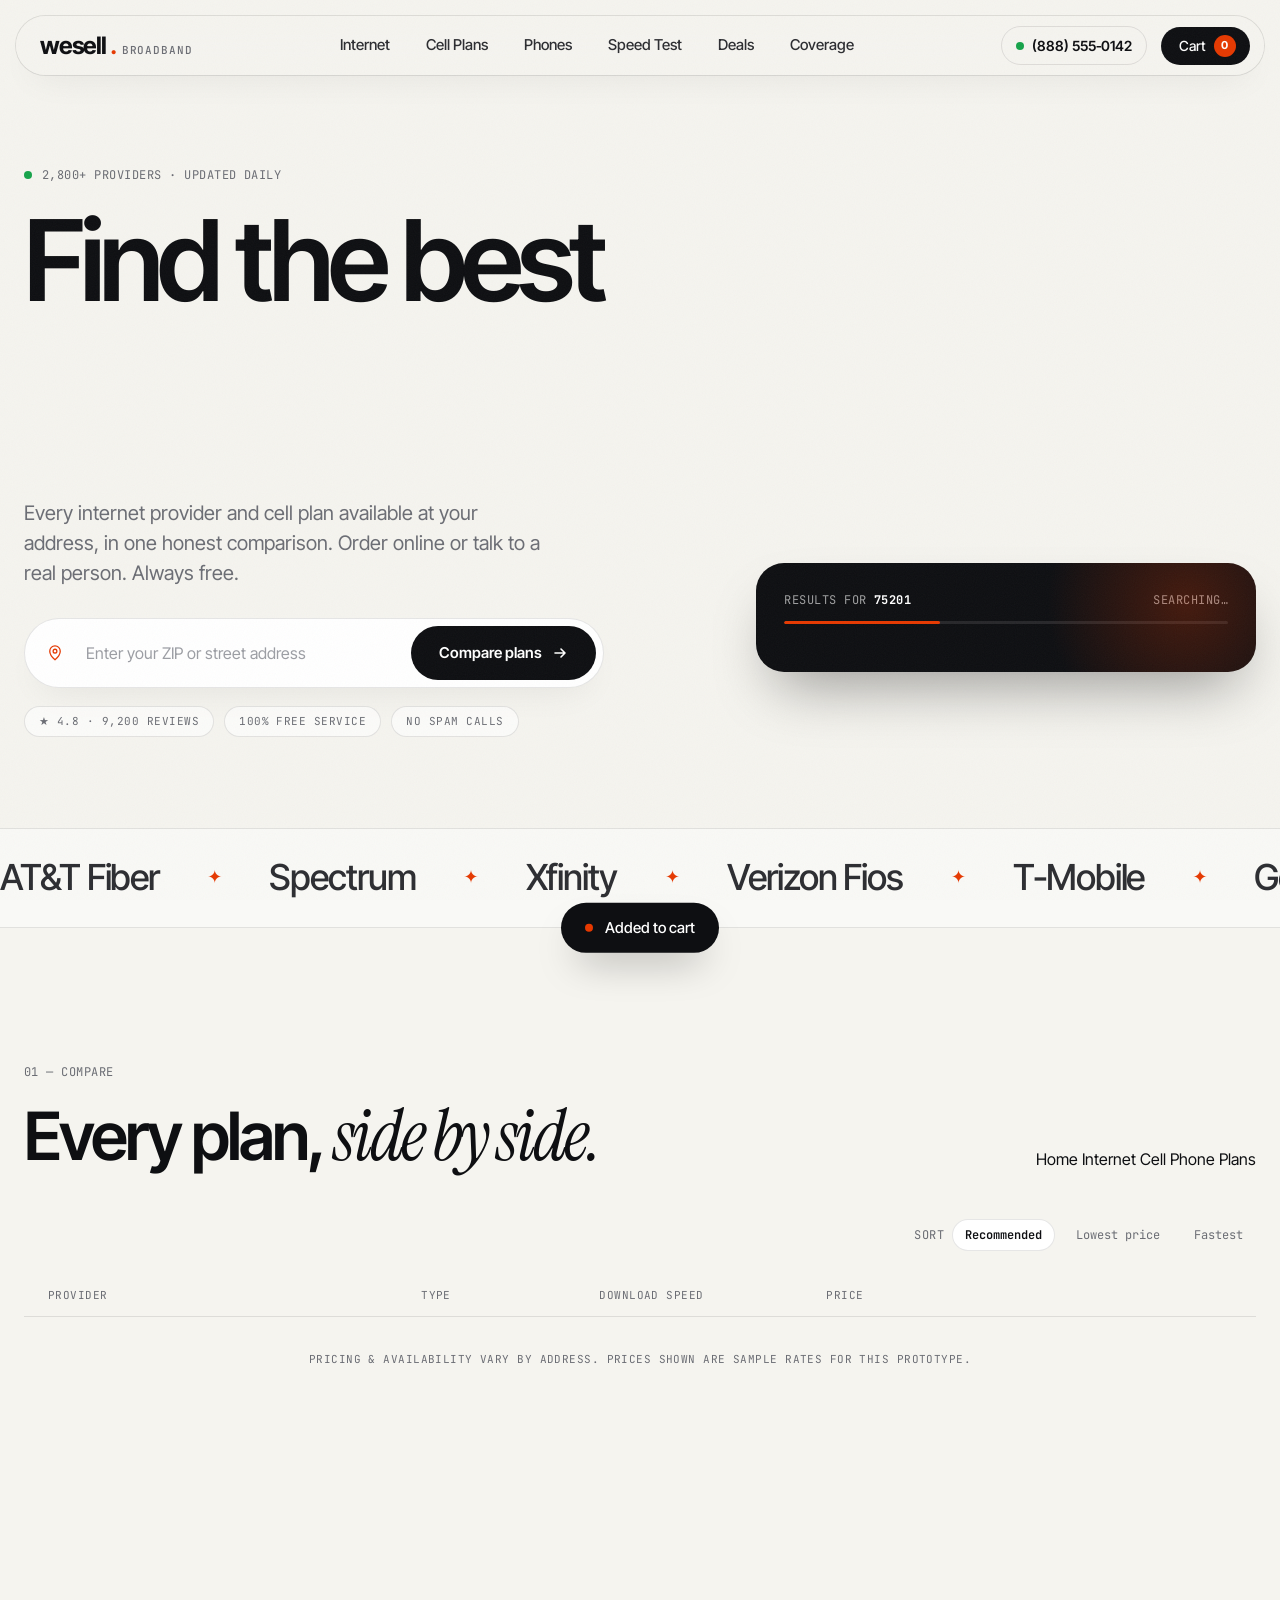
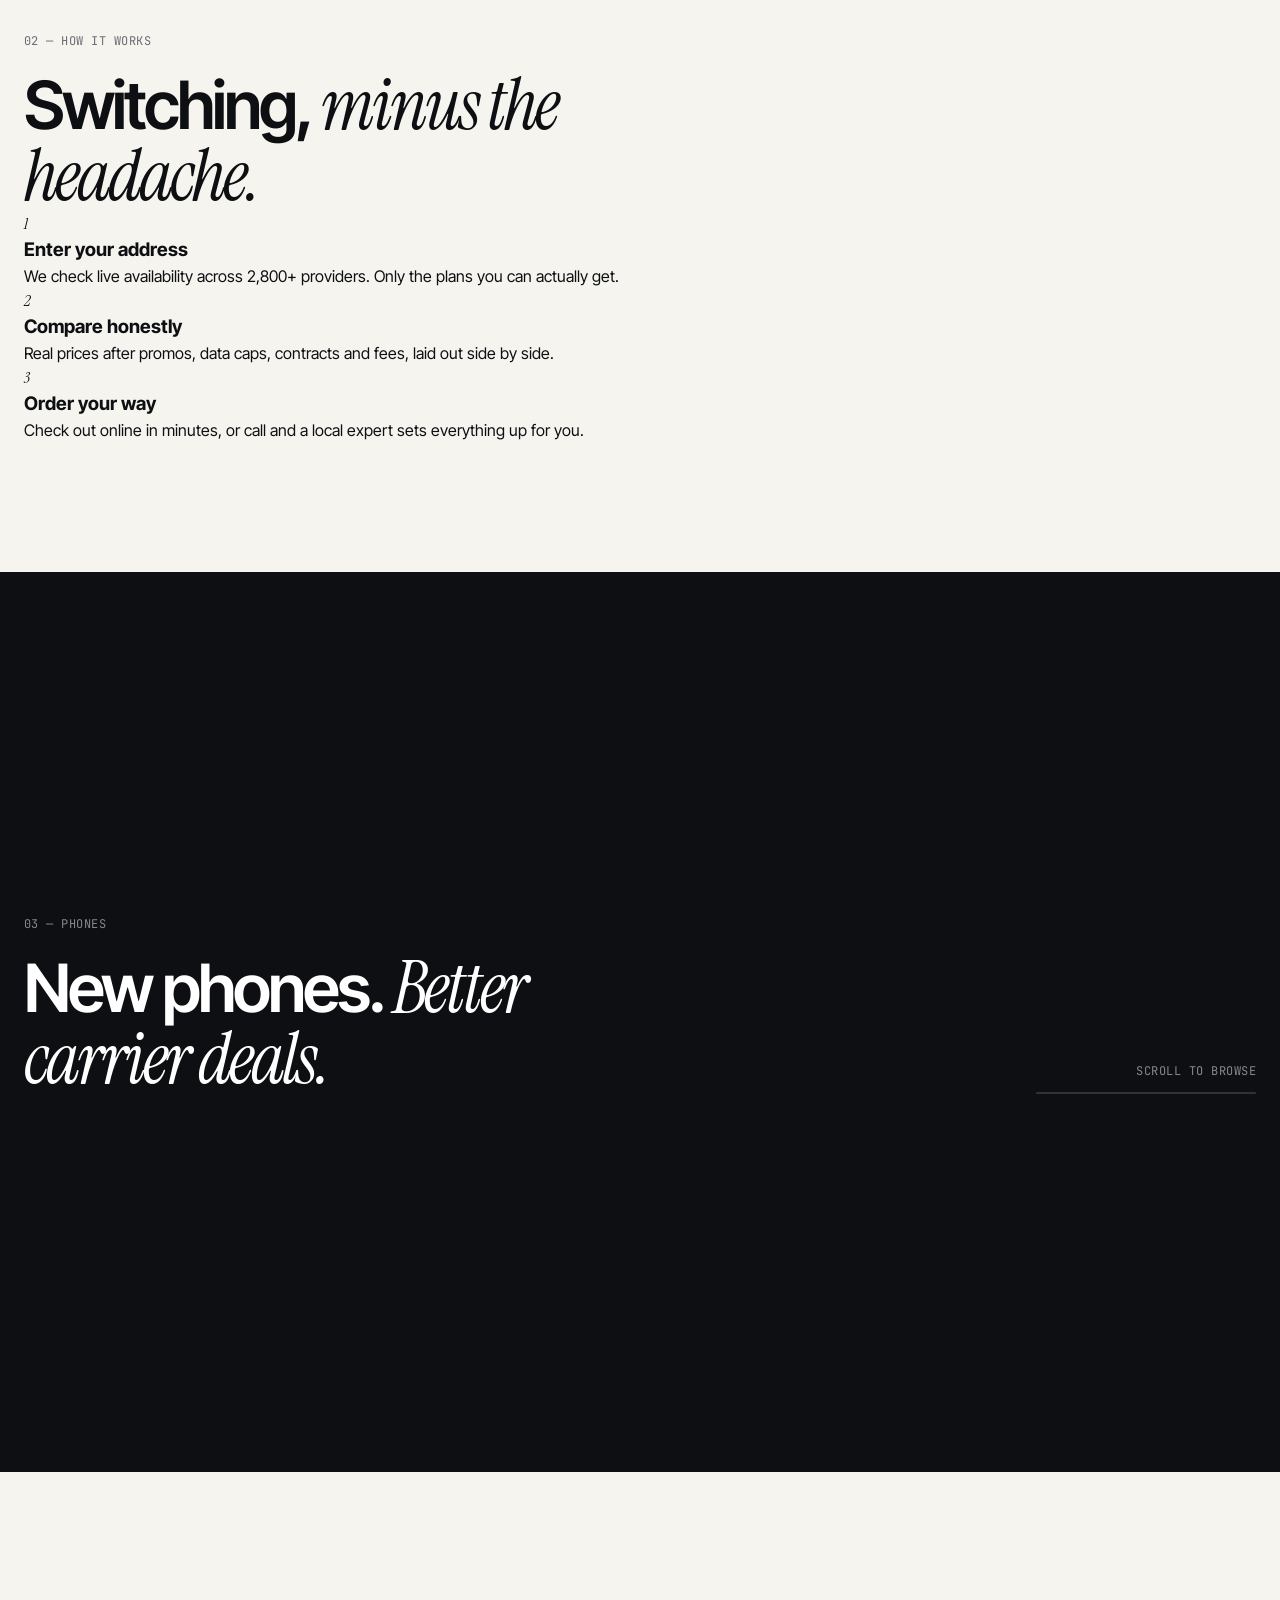
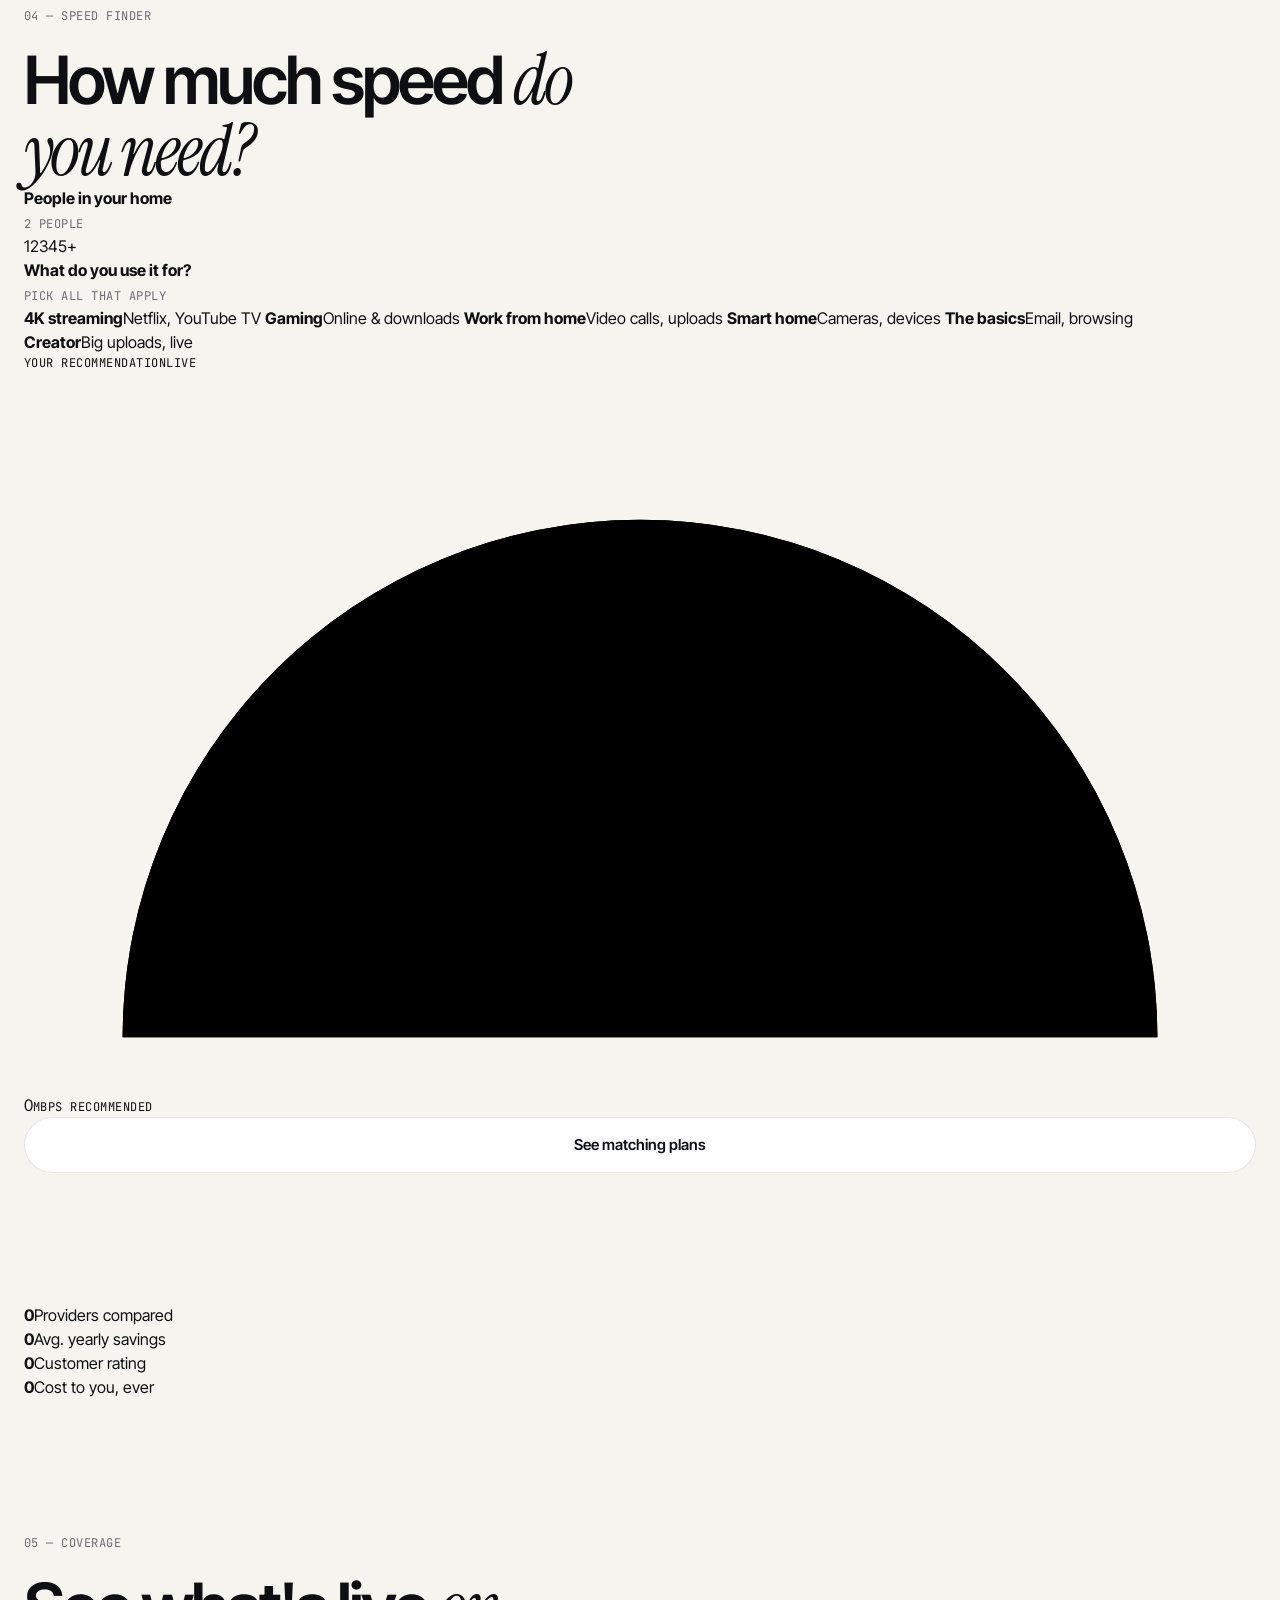
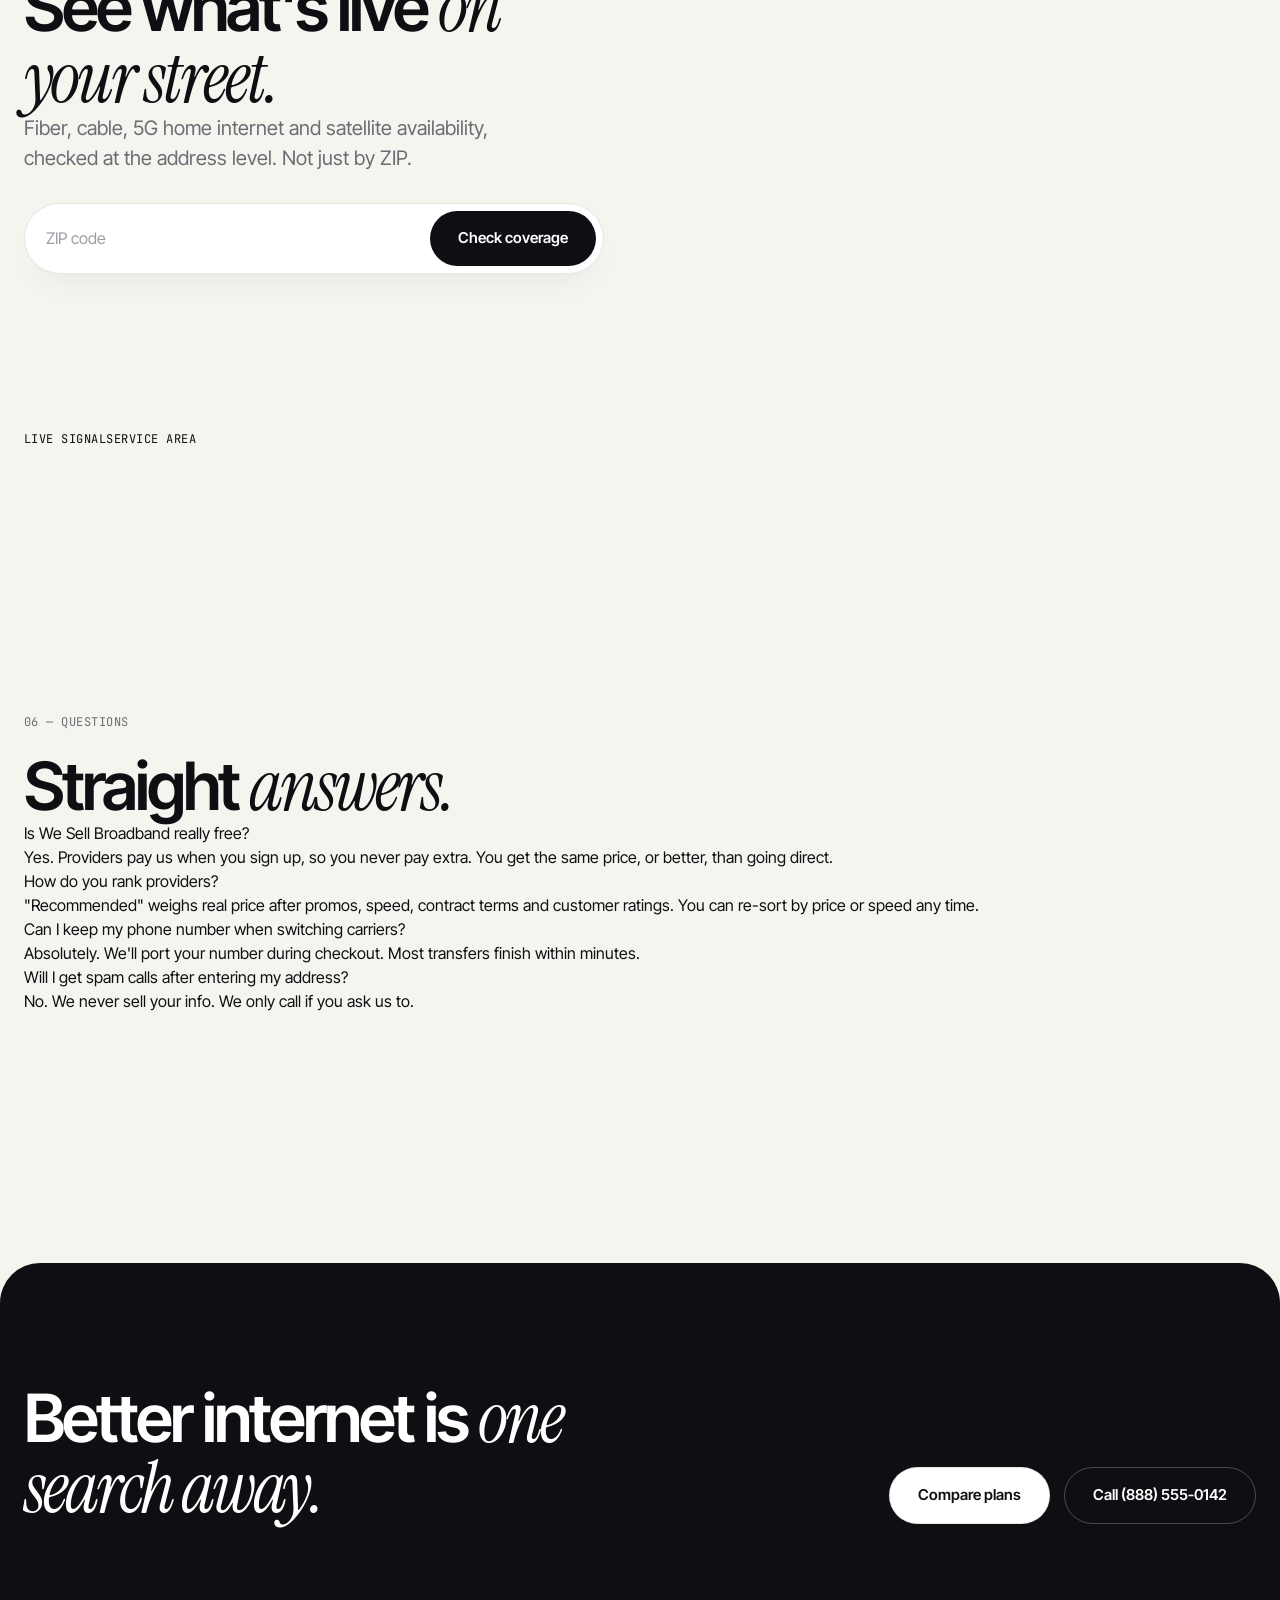
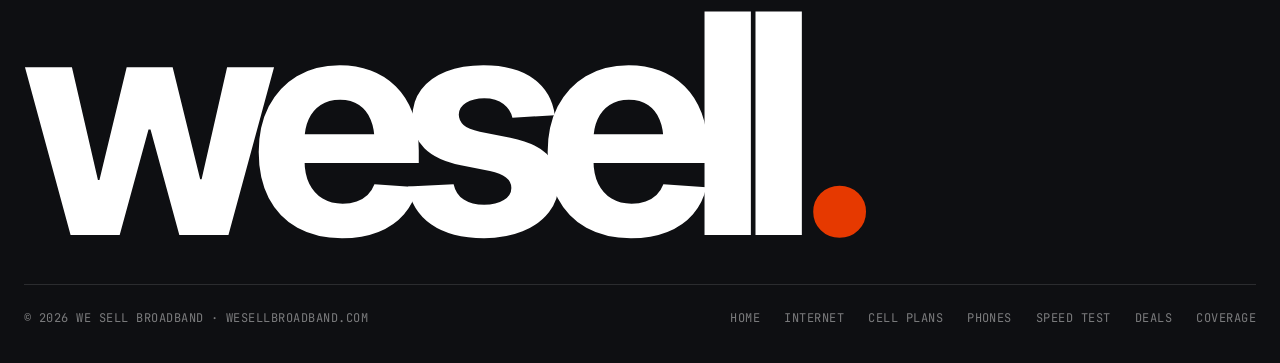
<file: index.html>
<!doctype html>
<html lang="en">
<head>
  <meta charset="utf-8">
  <meta name="viewport" content="width=device-width, initial-scale=1">
  <title>We Sell Broadband — Compare Internet & Cell Phone Plans at Your Address</title>
  <meta name="description" content="Compare every internet provider and cell phone plan available at your address. Fiber, cable, 5G home internet and satellite — order online or by phone, free.">
  <link rel="preconnect" href="https://fonts.googleapis.com">
  <link rel="preconnect" href="https://fonts.gstatic.com" crossorigin>
  <link href="https://fonts.googleapis.com/css2?family=Instrument+Serif:ital@0;1&family=Inter+Tight:wght@400;500;600;700&family=JetBrains+Mono:wght@400;500&display=swap" rel="stylesheet">
  <link rel="stylesheet" href="styles.css">
</head>
<body>
  <div class="cursor" aria-hidden="true"></div>

  <!-- NAV -->
  <header class="nav">
    <a class="logo" href="#top" aria-label="We Sell Broadband home">wesell<span>.</span><small class="mono">broadband</small></a>
    <nav class="nav-links">
      <a href="internet.html">Internet</a>
      <a href="mobile.html">Cell Plans</a>
      <a href="phones.html">Phones</a>
      <a href="speedtest.html">Speed Test</a>
      <a href="deals.html">Deals</a>
      <a href="coverage.html">Coverage</a>
    </nav>
    <div class="nav-actions">
      <a href="tel:+18885550142" class="call-link"><span class="live-dot"></span>(888) 555‑0142</a>
      <a href="cart.html" class="cart-btn" aria-label="Cart"><span>Cart</span> <span class="cart-count">0</span></a>
    </div>
  </header>

  <main>
    <!-- HERO -->
    <section class="hero" id="top">
      <div class="container">
        <p class="eyebrow mono" data-reveal><span class="live-dot"></span>2,800+ providers · updated daily</p>
        <h1 class="hero-title" aria-label="Find the best internet at your address.">
          <span class="line"><span class="w">Find the best</span></span>
          <span class="line"><span class="w"><span class="rotator serif"><span class="rot-sizer" aria-hidden="true">phone deal.</span><span class="rw">internet.</span><span class="rw">fiber deal.</span><span class="rw">5G plan.</span><span class="rw">phone deal.</span></span></span></span>
        </h1>

        <div class="hero-grid">
          <div class="hero-copy">
            <p class="lead" data-reveal style="--d:.3s">Every internet provider and cell plan available at your address, in one honest comparison. Order online or talk to a real person. Always free.</p>
            <form class="address" id="heroForm" data-reveal style="--d:.4s">
              <svg class="pin" width="18" height="18" viewBox="0 0 24 24" fill="none" aria-hidden="true"><path d="M12 21s-7-6.2-7-11.5A7 7 0 0 1 19 9.5C19 14.8 12 21 12 21Z" stroke="currentColor" stroke-width="1.7"/><circle cx="12" cy="9.5" r="2.5" stroke="currentColor" stroke-width="1.7"/></svg>
              <input type="text" placeholder="Enter your ZIP or street address" aria-label="ZIP or address">
              <button class="btn btn-ink magnetic" type="submit"><span>Compare plans</span>
                <svg width="16" height="16" viewBox="0 0 16 16" fill="none"><path d="M3 8h10M9 4l4 4-4 4" stroke="currentColor" stroke-width="1.6" stroke-linecap="round" stroke-linejoin="round"/></svg>
              </button>
            </form>
            <div class="hero-proof mono" data-reveal style="--d:.5s">
              <span>★ 4.8 · 9,200 reviews</span><span>100% free service</span><span>No spam calls</span>
            </div>
          </div>

          <!-- animated live results preview -->
          <div class="results-card" data-reveal style="--d:.35s">
            <div class="rc-head mono"><span>Results for <b id="rcZip">75201</b></span><span id="rcCount">Searching…</span></div>
            <div class="rc-bar"><i></i></div>
            <div class="rc-list" id="rcList"></div>
          </div>
        </div>
      </div>
    </section>

    <!-- PROVIDER MARQUEE -->
    <div class="marquee" aria-label="Providers we compare">
      <div class="marquee-track">
        <span>AT&amp;T Fiber</span><span>Spectrum</span><span>Xfinity</span><span>Verizon Fios</span><span>T‑Mobile</span><span>Google Fiber</span><span>Starlink</span><span>Frontier</span><span>Cox</span><span>Visible</span><span>Mint Mobile</span>
        <span>AT&amp;T Fiber</span><span>Spectrum</span><span>Xfinity</span><span>Verizon Fios</span><span>T‑Mobile</span><span>Google Fiber</span><span>Starlink</span><span>Frontier</span><span>Cox</span><span>Visible</span><span>Mint Mobile</span>
      </div>
    </div>

    <!-- COMPARE -->
    <section class="section" id="compare">
      <div class="container">
        <div class="section-head">
          <div>
            <p class="eyebrow mono">01 — Compare</p>
            <h2 class="h2" data-reveal>Every plan, <span class="serif">side by side.</span></h2>
          </div>
          <div class="tabs" role="tablist">
            <span class="tab-indicator"></span>
            <button class="tab is-active" role="tab" data-tab="internet">Home Internet</button>
            <button class="tab" role="tab" data-tab="mobile">Cell Phone Plans</button>
          </div>
        </div>

        <div class="compare-tools">
          <div class="chips" id="chips"></div>
          <div class="sort mono">
            <span>Sort</span>
            <button class="on" data-sort="rec">Recommended</button>
            <button data-sort="price">Lowest price</button>
            <button data-sort="metric">Fastest</button>
          </div>
        </div>
        <div class="rows-head mono"><span>Provider</span><span>Type</span><span id="metricHead">Download speed</span><span>Price</span><span></span></div>
        <div class="rows" id="rows"></div>
        <p class="fine mono">Pricing & availability vary by address. Prices shown are sample rates for this prototype.</p>
      </div>
    </section>

    <!-- HOW IT WORKS -->
    <section class="section how" id="how">
      <div class="container">
        <p class="eyebrow mono">02 — How it works</p>
        <h2 class="h2" data-reveal>Switching, <span class="serif">minus the headache.</span></h2>
        <div class="steps-line"><i id="stepsLine"></i></div>
        <div class="steps">
          <div class="step-card" data-reveal><span class="step-num serif">1</span><h3>Enter your address</h3><p>We check live availability across 2,800+ providers. Only the plans you can actually get.</p></div>
          <div class="step-card" data-reveal style="--d:.1s"><span class="step-num serif">2</span><h3>Compare honestly</h3><p>Real prices after promos, data caps, contracts and fees, laid out side by side.</p></div>
          <div class="step-card" data-reveal style="--d:.2s"><span class="step-num serif">3</span><h3>Order your way</h3><p>Check out online in minutes, or call and a local expert sets everything up for you.</p></div>
        </div>
      </div>
    </section>

    <!-- PHONES (horizontal scroll) -->
    <section class="phones" id="phones">
      <div class="phones-sticky">
        <div class="container phones-head">
          <div>
            <p class="eyebrow mono">03 — Phones</p>
            <h2 class="h2">New phones. <span class="serif">Better carrier deals.</span></h2>
          </div>
          <div class="phones-meta">
            <span class="mono">Scroll to browse</span>
            <div class="progress"><span id="phonesProgress"></span></div>
          </div>
        </div>
        <div class="phones-track" id="phonesTrack"></div>
      </div>
    </section>

    <!-- SPEED FINDER -->
    <section class="section" id="finder">
      <div class="container finder-grid">
        <div>
          <p class="eyebrow mono">04 — Speed finder</p>
          <h2 class="h2" data-reveal>How much speed <span class="serif">do you need?</span></h2>

          <div class="step" data-reveal>
            <div class="step-label"><h4>People in your home</h4><span class="mono muted" id="peopleLabel">2 people</span></div>
            <div class="seg">
              <span class="seg-thumb"></span>
              <button data-people="1">1</button><button data-people="2">2</button><button data-people="3">3</button><button data-people="4">4</button><button data-people="5">5+</button>
            </div>
          </div>

          <div class="step" data-reveal>
            <div class="step-label"><h4>What do you use it for?</h4><span class="mono muted">Pick all that apply</span></div>
            <div class="choice-grid">
              <button class="choice" data-use="stream"><b>4K streaming</b><span>Netflix, YouTube TV</span></button>
              <button class="choice" data-use="game"><b>Gaming</b><span>Online & downloads</span></button>
              <button class="choice" data-use="wfh"><b>Work from home</b><span>Video calls, uploads</span></button>
              <button class="choice" data-use="smart"><b>Smart home</b><span>Cameras, devices</span></button>
              <button class="choice" data-use="basic"><b>The basics</b><span>Email, browsing</span></button>
              <button class="choice" data-use="creator"><b>Creator</b><span>Big uploads, live</span></button>
            </div>
          </div>
        </div>

        <aside class="summary" data-reveal>
          <div class="sum-head mono"><span>Your recommendation</span><span>Live</span></div>
          <div class="gauge">
            <svg viewBox="0 0 200 116" aria-hidden="true">
              <path class="gauge-track" d="M16 108 A84 84 0 0 1 184 108" pathLength="100"/>
              <path class="gauge-fill" d="M16 108 A84 84 0 0 1 184 108" pathLength="100"/>
            </svg>
            <div class="gauge-value"><span id="recNum">0</span><small class="mono">Mbps recommended</small></div>
          </div>
          <div class="sum-rows" id="recRows"></div>
          <button class="btn btn-light full" id="seeMatches"><span>See matching plans</span></button>
        </aside>
      </div>
    </section>

    <!-- STATS -->
    <section class="container stats">
      <div class="stat" data-reveal><b data-count="2800" data-suffix="+">0</b><span>Providers compared</span></div>
      <div class="stat" data-reveal style="--d:.08s"><b data-count="312" data-prefix="$">0</b><span>Avg. yearly savings</span></div>
      <div class="stat" data-reveal style="--d:.16s"><b data-count="4.8" data-dec="1" data-suffix="★">0</b><span>Customer rating</span></div>
      <div class="stat" data-reveal style="--d:.24s"><b data-count="0" data-prefix="$">0</b><span>Cost to you, ever</span></div>
    </section>

    <!-- COVERAGE -->
    <section class="section" id="coverage">
      <div class="container coverage-grid">
        <div>
          <p class="eyebrow mono">05 — Coverage</p>
          <h2 class="h2" data-reveal>See what's live <span class="serif">on your street.</span></h2>
          <p class="lead" data-reveal>Fiber, cable, 5G home internet and satellite availability, checked at the address level. Not just by ZIP.</p>
          <form class="address" id="zipForm" data-reveal>
            <input type="text" inputmode="numeric" placeholder="ZIP code" aria-label="ZIP code" maxlength="10">
            <button class="btn btn-ink magnetic" type="submit"><span>Check coverage</span></button>
          </form>
          <p class="form-result" id="zipResult" aria-live="polite"></p>
        </div>
        <div class="map" data-reveal>
          <canvas id="mapCanvas"></canvas>
          <div class="map-legend mono"><span><i></i>Live signal</span><span><i class="ink"></i>Service area</span></div>
        </div>
      </div>
    </section>

    <!-- FAQ -->
    <section class="section faq">
      <div class="container faq-grid">
        <div>
          <p class="eyebrow mono">06 — Questions</p>
          <h2 class="h2" data-reveal>Straight <span class="serif">answers.</span></h2>
        </div>
        <div class="faq-list">
          <div class="faq-item"><button class="faq-q">Is We Sell Broadband really free?<i></i></button><div class="faq-a"><div><p>Yes. Providers pay us when you sign up, so you never pay extra. You get the same price, or better, than going direct.</p></div></div></div>
          <div class="faq-item"><button class="faq-q">How do you rank providers?<i></i></button><div class="faq-a"><div><p>"Recommended" weighs real price after promos, speed, contract terms and customer ratings. You can re-sort by price or speed any time.</p></div></div></div>
          <div class="faq-item"><button class="faq-q">Can I keep my phone number when switching carriers?<i></i></button><div class="faq-a"><div><p>Absolutely. We'll port your number during checkout. Most transfers finish within minutes.</p></div></div></div>
          <div class="faq-item"><button class="faq-q">Will I get spam calls after entering my address?<i></i></button><div class="faq-a"><div><p>No. We never sell your info. We only call if you ask us to.</p></div></div></div>
        </div>
      </div>
    </section>
  </main>

  <!-- CTA / FOOTER -->
  <footer class="cta">
    <div class="container">
      <div class="cta-row">
        <h2 class="h2" data-reveal>Better internet is <span class="serif">one search away.</span></h2>
        <div class="cta-actions">
          <a href="#top" class="btn btn-light magnetic"><span>Compare plans</span></a>
          <a href="tel:+18885550142" class="btn btn-ghost"><span>Call (888) 555‑0142</span></a>
        </div>
      </div>
      <div class="wordmark" aria-hidden="true"><span style="--i:0">w</span><span style="--i:1">e</span><span style="--i:2">s</span><span style="--i:3">e</span><span style="--i:4">l</span><span style="--i:5">l</span><span class="dot" style="--i:6">.</span></div>
      <div class="footer-row mono">
        <span>© 2026 We Sell Broadband · wesellbroadband.com</span>
        <nav>
          <a href="index.html">Home</a>
          <a href="internet.html">Internet</a>
          <a href="mobile.html">Cell Plans</a>
          <a href="phones.html">Phones</a>
      <a href="speedtest.html">Speed Test</a>
      <a href="deals.html">Deals</a>
          <a href="coverage.html">Coverage</a>
        </nav>
      </div>
    </div>
  </footer>

  <div class="toast" role="status"><i></i><span id="toastText">Added to cart</span></div>

  <script src="app.js"></script>
</body>
</html>
</file>
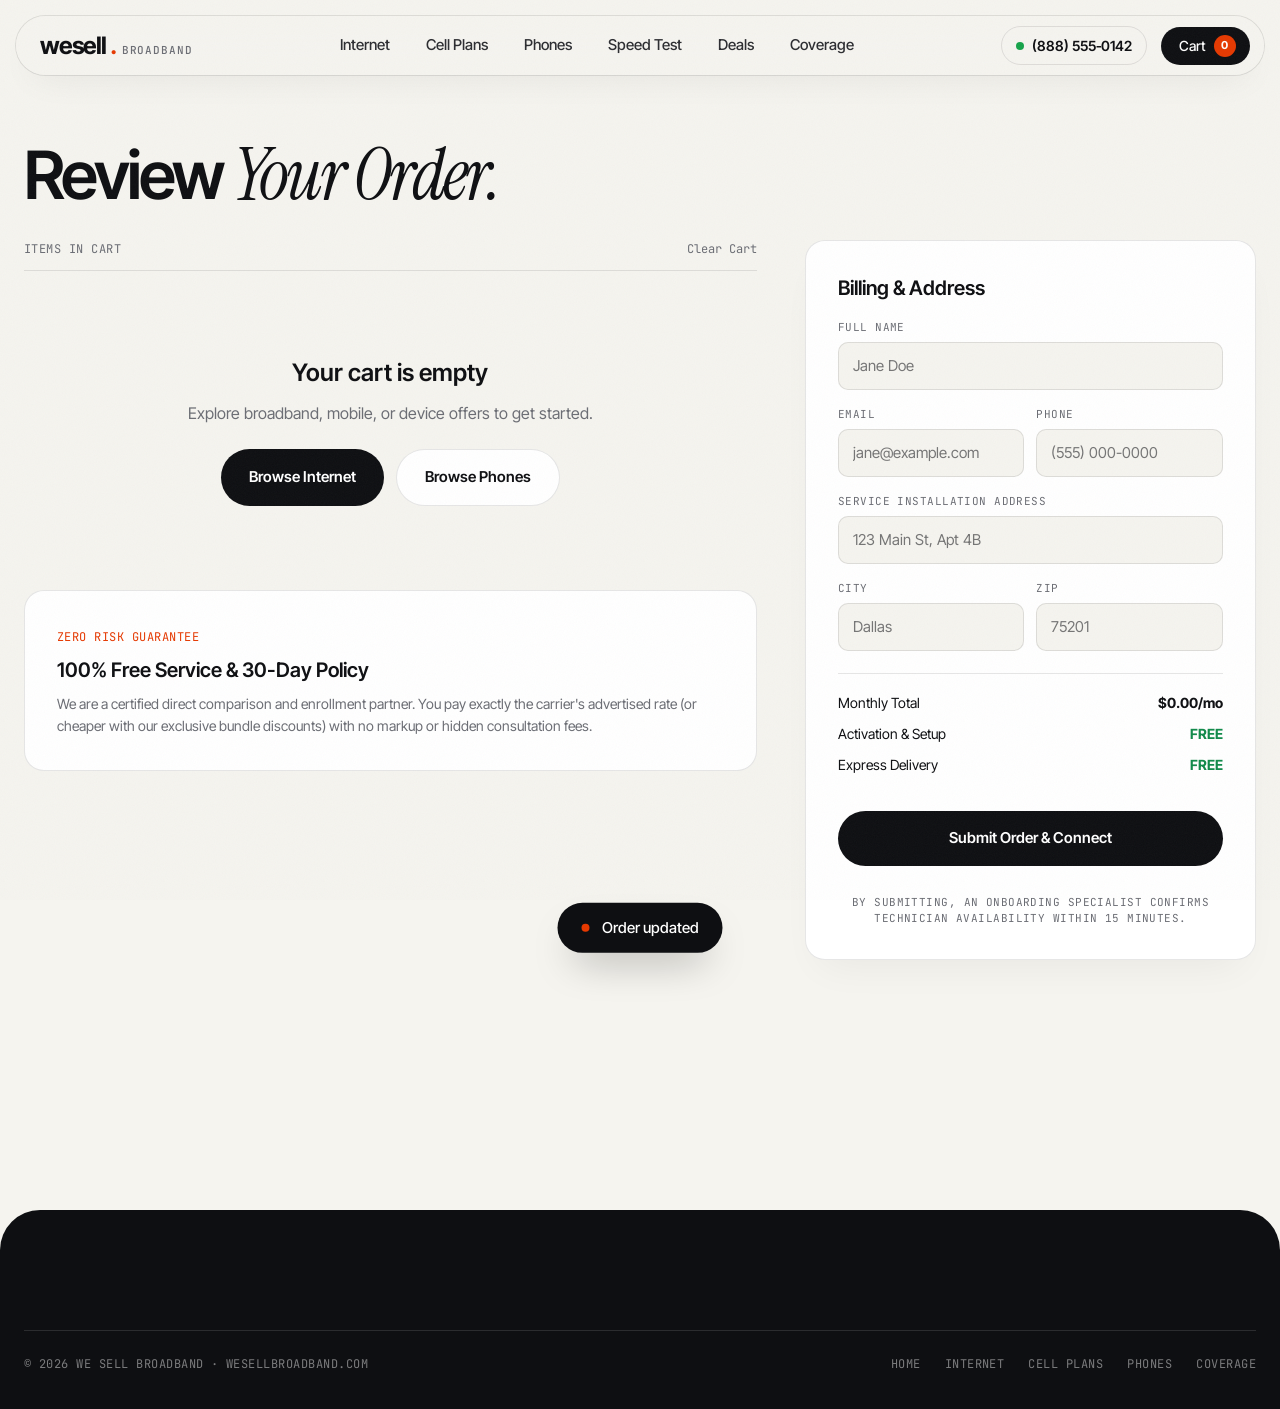
<file: cart.html>
<!doctype html>
<html lang="en">
<head>
  <meta charset="utf-8">
  <meta name="viewport" content="width=device-width, initial-scale=1">
  <title>Your Order & Checkout | We Sell Broadband</title>
  <meta name="description" content="Review your selected internet, cell phone, and device orders. Complete online setup with free express shipping and zero activation fees.">
  <link rel="preconnect" href="https://fonts.googleapis.com">
  <link rel="preconnect" href="https://fonts.gstatic.com" crossorigin>
  <link href="https://fonts.googleapis.com/css2?family=Instrument+Serif:ital@0;1&family=Inter+Tight:wght@400;500;600;700&family=JetBrains+Mono:wght@400;500&display=swap" rel="stylesheet">
  <link rel="stylesheet" href="styles.css">
</head>
<body>
  <div class="cursor" aria-hidden="true"></div>

  <!-- NAV -->
  <header class="nav">
    <a class="logo" href="index.html" aria-label="We Sell Broadband home">wesell<span>.</span><small class="mono">broadband</small></a>
    <nav class="nav-links">
      <a href="internet.html">Internet</a>
      <a href="mobile.html">Cell Plans</a>
      <a href="phones.html">Phones</a>
      <a href="speedtest.html">Speed Test</a>
      <a href="deals.html">Deals</a>
      <a href="coverage.html">Coverage</a>
    </nav>
    <div class="nav-actions">
      <a href="tel:+18885550142" class="call-link"><span class="live-dot"></span>(888) 555‑0142</a>
      <a href="cart.html" class="cart-btn active" aria-label="Cart"><span>Cart</span> <span class="cart-count">0</span></a>
    </div>
  </header>

  <main>
    <section class="section" style="padding-top: 140px; min-height: 85vh;">
      <div class="container">
        <h1 class="h2" style="margin-bottom: 30px;">Review <span class="serif">Your Order.</span></h1>
        
        <div class="checkout-grid">
          <!-- CART ITEMS -->
          <div class="cart-items-wrapper">
            <div class="cart-head mono">
              <span>Items In Cart</span>
              <button id="clearCartBtn" style="color:var(--muted); font-size:12px; cursor:pointer;">Clear Cart</button>
            </div>
            
            <div id="cartItemsList" class="cart-items-list"></div>
            
            <div id="cartEmptyState" class="cart-empty" style="display:none; text-align:center; padding: 60px 20px;">
              <h3 style="font-size:24px; font-weight:600; margin-bottom:10px;">Your cart is empty</h3>
              <p style="color:var(--muted); margin-bottom:24px;">Explore broadband, mobile, or device offers to get started.</p>
              <div style="display:flex; justify-content:center; gap:12px;">
                <a href="internet.html" class="btn btn-ink"><span>Browse Internet</span></a>
                <a href="phones.html" class="btn btn-light"><span>Browse Phones</span></a>
              </div>
            </div>

            <div class="guarantee-box">
              <span class="mono accent">Zero Risk Guarantee</span>
              <h4>100% Free Service & 30-Day Policy</h4>
              <p>We are a certified direct comparison and enrollment partner. You pay exactly the carrier's advertised rate (or cheaper with our exclusive bundle discounts) with no markup or hidden consultation fees.</p>
            </div>
          </div>

          <!-- CHECKOUT FORM & SUMMARY -->
          <div class="checkout-sidebar">
            <div class="checkout-card">
              <h3 style="font-size:20px; font-weight:600; margin-bottom:16px;">Billing & Address</h3>
              
              <form id="orderForm" class="checkout-form">
                <div class="input-group">
                  <label class="mono">Full Name</label>
                  <input type="text" required placeholder="Jane Doe">
                </div>
                <div class="input-row">
                  <div class="input-group">
                    <label class="mono">Email</label>
                    <input type="email" required placeholder="jane@example.com">
                  </div>
                  <div class="input-group">
                    <label class="mono">Phone</label>
                    <input type="tel" required placeholder="(555) 000-0000">
                  </div>
                </div>
                <div class="input-group">
                  <label class="mono">Service Installation Address</label>
                  <input type="text" required placeholder="123 Main St, Apt 4B">
                </div>
                <div class="input-row">
                  <div class="input-group">
                    <label class="mono">City</label>
                    <input type="text" required placeholder="Dallas">
                  </div>
                  <div class="input-group">
                    <label class="mono">ZIP</label>
                    <input type="text" required placeholder="75201" maxlength="5">
                  </div>
                </div>

                <div class="order-summary-box">
                  <div class="sum-row"><span>Monthly Total</span><b id="cartMonthlyTotal">$0.00/mo</b></div>
                  <div class="sum-row"><span>Activation & Setup</span><b style="color:var(--green);">FREE</b></div>
                  <div class="sum-row"><span>Express Delivery</span><b style="color:var(--green);">FREE</b></div>
                </div>

                <button type="submit" class="btn btn-ink full" style="margin-top:20px;">
                  <span>Submit Order & Connect</span>
                </button>
                <p class="mono muted" style="font-size:11px; text-align:center; margin-top:12px;">By submitting, an onboarding specialist confirms technician availability within 15 minutes.</p>
              </form>
            </div>
          </div>
        </div>
      </div>
    </section>
  </main>

  <!-- FOOTER -->
  <footer class="cta">
    <div class="container">
      <div class="footer-row mono">
        <span>© 2026 We Sell Broadband · wesellbroadband.com</span>
        <nav>
          <a href="index.html">Home</a>
          <a href="internet.html">Internet</a>
          <a href="mobile.html">Cell Plans</a>
          <a href="phones.html">Phones</a>
          <a href="coverage.html">Coverage</a>
        </nav>
      </div>
    </div>
  </footer>

  <div class="toast" role="status"><i></i><span id="toastText">Order updated</span></div>
  <script src="app.js"></script>
</body>
</html>
</file>
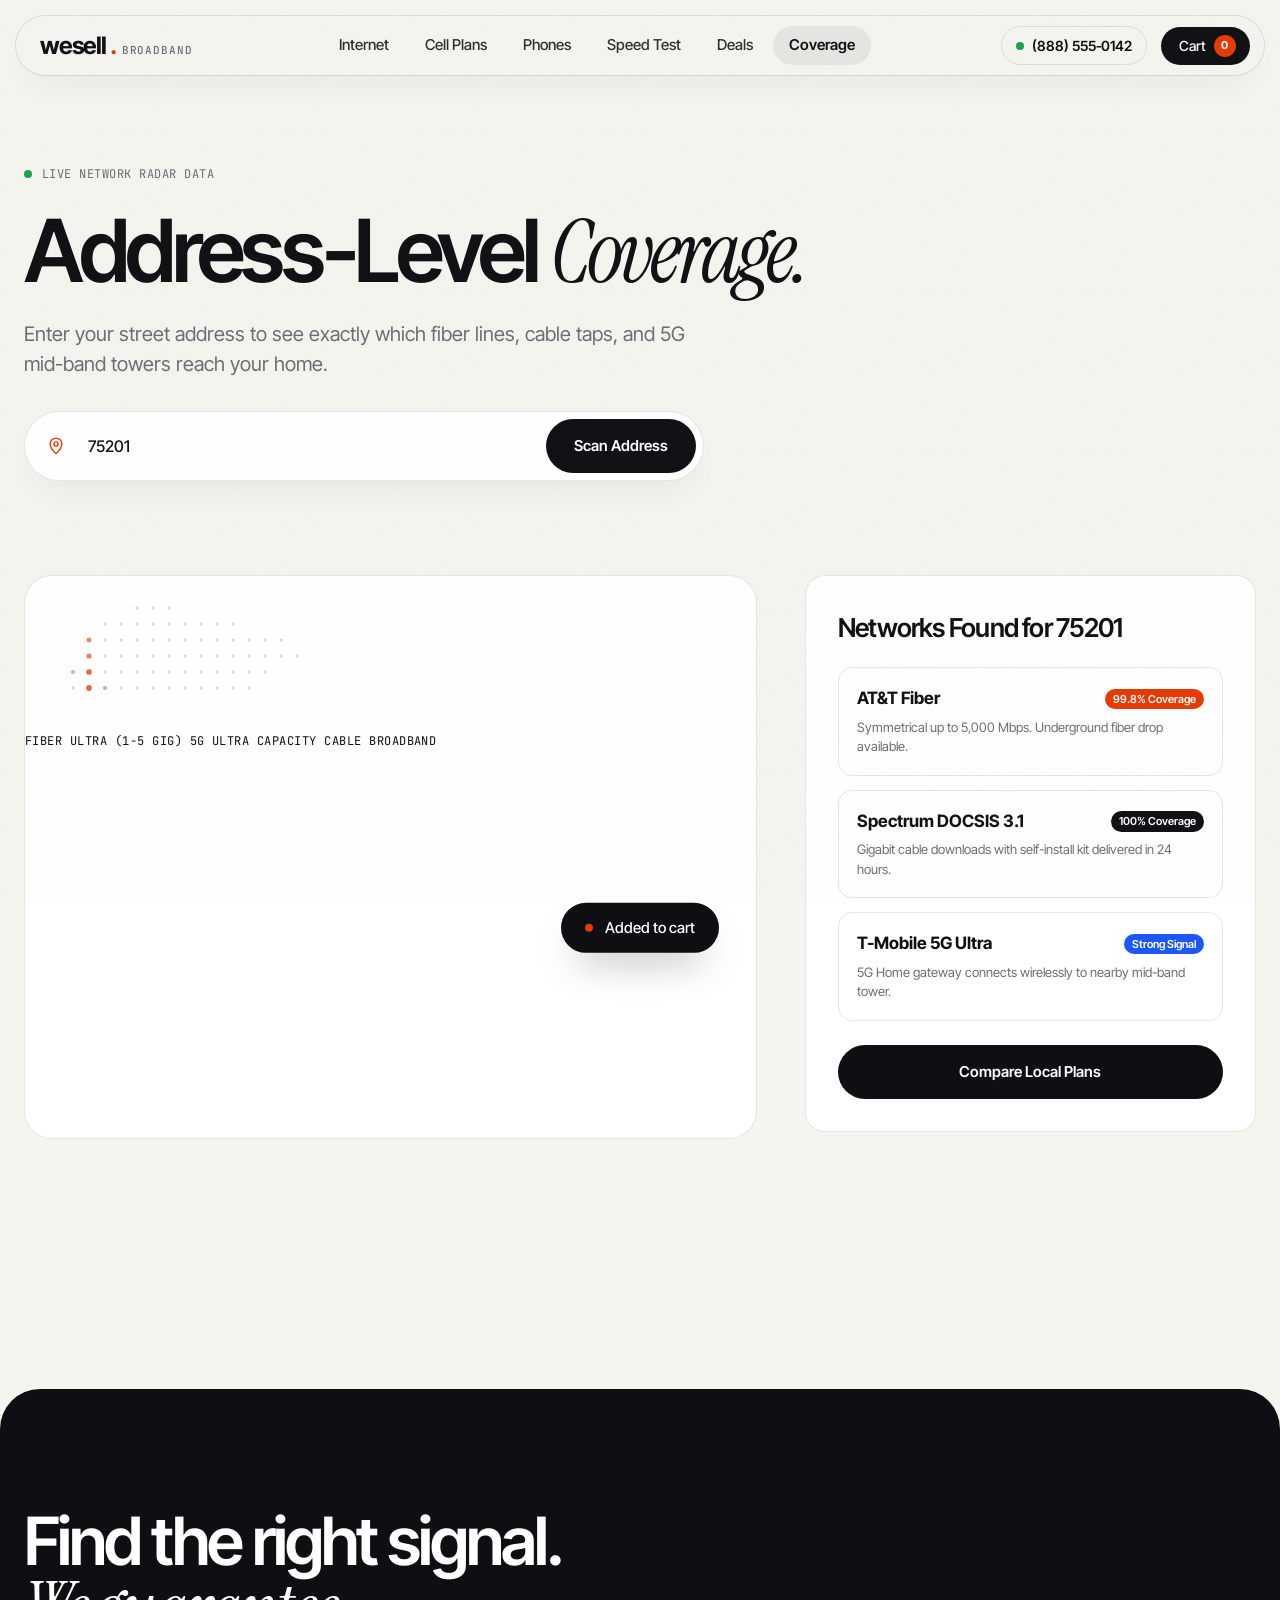
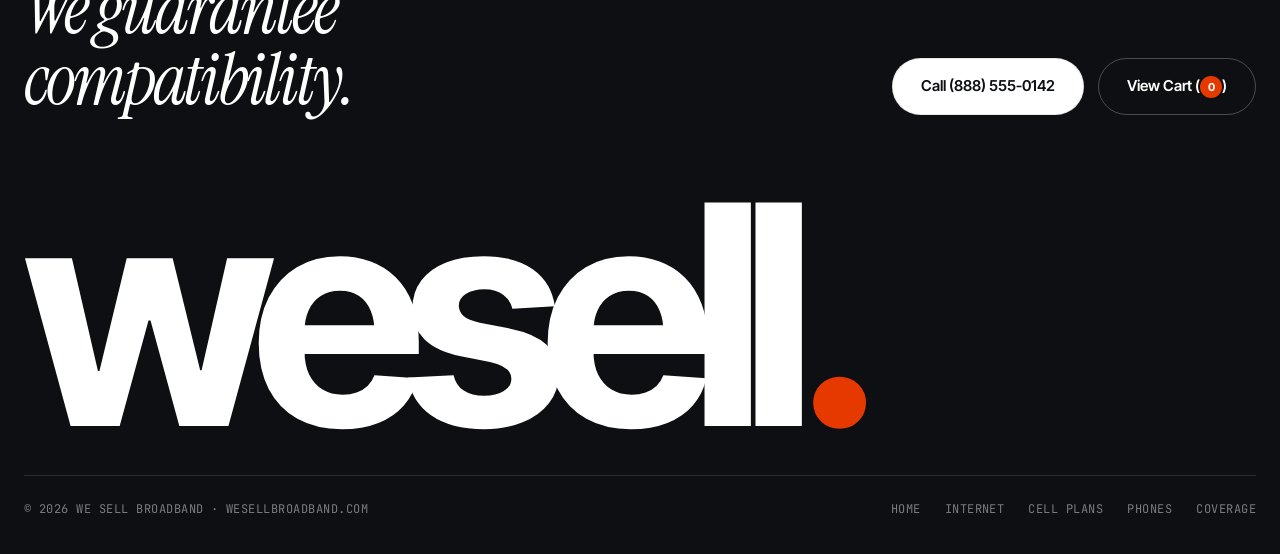
<file: coverage.html>
<!doctype html>
<html lang="en">
<head>
  <meta charset="utf-8">
  <meta name="viewport" content="width=device-width, initial-scale=1">
  <title>Nationwide 5G & Fiber Coverage Map | We Sell Broadband</title>
  <meta name="description" content="Check cell phone and high-speed internet availability at your address. Interactive radar coverage for 5G Ultra Wideband, Fiber, and Cable.">
  <link rel="preconnect" href="https://fonts.googleapis.com">
  <link rel="preconnect" href="https://fonts.gstatic.com" crossorigin>
  <link href="https://fonts.googleapis.com/css2?family=Instrument+Serif:ital@0;1&family=Inter+Tight:wght@400;500;600;700&family=JetBrains+Mono:wght@400;500&display=swap" rel="stylesheet">
  <link rel="stylesheet" href="styles.css">
</head>
<body>
  <div class="cursor" aria-hidden="true"></div>

  <!-- NAV -->
  <header class="nav">
    <a class="logo" href="index.html" aria-label="We Sell Broadband home">wesell<span>.</span><small class="mono">broadband</small></a>
    <nav class="nav-links">
      <a href="internet.html">Internet</a>
      <a href="mobile.html">Cell Plans</a>
      <a href="phones.html">Phones</a>
      <a href="speedtest.html">Speed Test</a>
      <a href="deals.html">Deals</a>
      <a href="coverage.html" class="active">Coverage</a>
    </nav>
    <div class="nav-actions">
      <a href="tel:+18885550142" class="call-link"><span class="live-dot"></span>(888) 555‑0142</a>
      <a href="cart.html" class="cart-btn" aria-label="Cart"><span>Cart</span> <span class="cart-count">0</span></a>
    </div>
  </header>

  <main>
    <!-- PAGE HERO -->
    <section class="page-hero">
      <div class="container">
        <p class="eyebrow mono" data-reveal><span class="live-dot"></span>Live Network Radar Data</p>
        <h1 class="h1" data-reveal style="--d:.1s">Address-Level <span class="serif">Coverage.</span></h1>
        <p class="lead" data-reveal style="--d:.2s">Enter your street address to see exactly which fiber lines, cable taps, and 5G mid-band towers reach your home.</p>
        
        <form class="address address-lg" id="coverageSearchForm" data-reveal style="--d:.3s">
          <svg class="pin" width="20" height="20" viewBox="0 0 24 24" fill="none" aria-hidden="true"><path d="M12 21s-7-6.2-7-11.5A7 7 0 0 1 19 9.5C19 14.8 12 21 12 21Z" stroke="currentColor" stroke-width="1.7"/><circle cx="12" cy="9.5" r="2.5" stroke="currentColor" stroke-width="1.7"/></svg>
          <input type="text" id="coverageInput" placeholder="Enter ZIP or full street address (e.g., 75201)" aria-label="ZIP or Address" value="75201">
          <button class="btn btn-ink" type="submit"><span>Scan Address</span></button>
        </form>
        <p class="form-result show" id="coverageResult" style="margin-top: 14px; font-weight: 500;"></p>
      </div>
    </section>

    <!-- INTERACTIVE MAP & DETAILS -->
    <section class="section" style="padding-top: 20px;">
      <div class="container coverage-page-grid">
        <div class="map-large">
          <canvas id="mapCanvas"></canvas>
          <div class="map-legend mono">
            <span><i style="background:var(--accent);"></i>Fiber Ultra (1-5 Gig)</span>
            <span><i style="background:var(--blue);"></i>5G Ultra Capacity</span>
            <span><i class="ink"></i>Cable Broadband</span>
          </div>
        </div>

        <div class="coverage-details">
          <h3 style="font-size: 26px; font-weight: 600; letter-spacing: -0.03em; margin-bottom: 20px;">Networks Found for <span id="currentScannedZip">75201</span></h3>
          <div class="network-cards" id="networkCards">
            <div class="net-card">
              <div class="net-head"><b>AT&T Fiber</b><span class="badge-tag">99.8% Coverage</span></div>
              <p>Symmetrical up to 5,000 Mbps. Underground fiber drop available.</p>
            </div>
            <div class="net-card">
              <div class="net-head"><b>Spectrum DOCSIS 3.1</b><span class="badge-tag" style="background:var(--ink);">100% Coverage</span></div>
              <p>Gigabit cable downloads with self-install kit delivered in 24 hours.</p>
            </div>
            <div class="net-card">
              <div class="net-head"><b>T-Mobile 5G Ultra</b><span class="badge-tag" style="background:var(--blue);">Strong Signal</span></div>
              <p>5G Home gateway connects wirelessly to nearby mid-band tower.</p>
            </div>
          </div>
          <a href="internet.html" class="btn btn-ink full" style="margin-top: 24px;"><span>Compare Local Plans</span></a>
        </div>
      </div>
    </section>
  </main>

  <!-- FOOTER -->
  <footer class="cta">
    <div class="container">
      <div class="cta-row">
        <h2 class="h2">Find the right signal. <span class="serif">We guarantee compatibility.</span></h2>
        <div class="cta-actions">
          <a href="tel:+18885550142" class="btn btn-light"><span>Call (888) 555‑0142</span></a>
          <a href="cart.html" class="btn btn-ghost"><span>View Cart (<span class="cart-count">0</span>)</span></a>
        </div>
      </div>
      <div class="wordmark" aria-hidden="true"><span>w</span><span>e</span><span>s</span><span>e</span><span>l</span><span>l</span><span class="dot">.</span></div>
      <div class="footer-row mono">
        <span>© 2026 We Sell Broadband · wesellbroadband.com</span>
        <nav>
          <a href="index.html">Home</a>
          <a href="internet.html">Internet</a>
          <a href="mobile.html">Cell Plans</a>
          <a href="phones.html">Phones</a>
          <a href="coverage.html">Coverage</a>
        </nav>
      </div>
    </div>
  </footer>

  <div class="toast" role="status"><i></i><span id="toastText">Added to cart</span></div>
  <script src="app.js"></script>
</body>
</html>
</file>
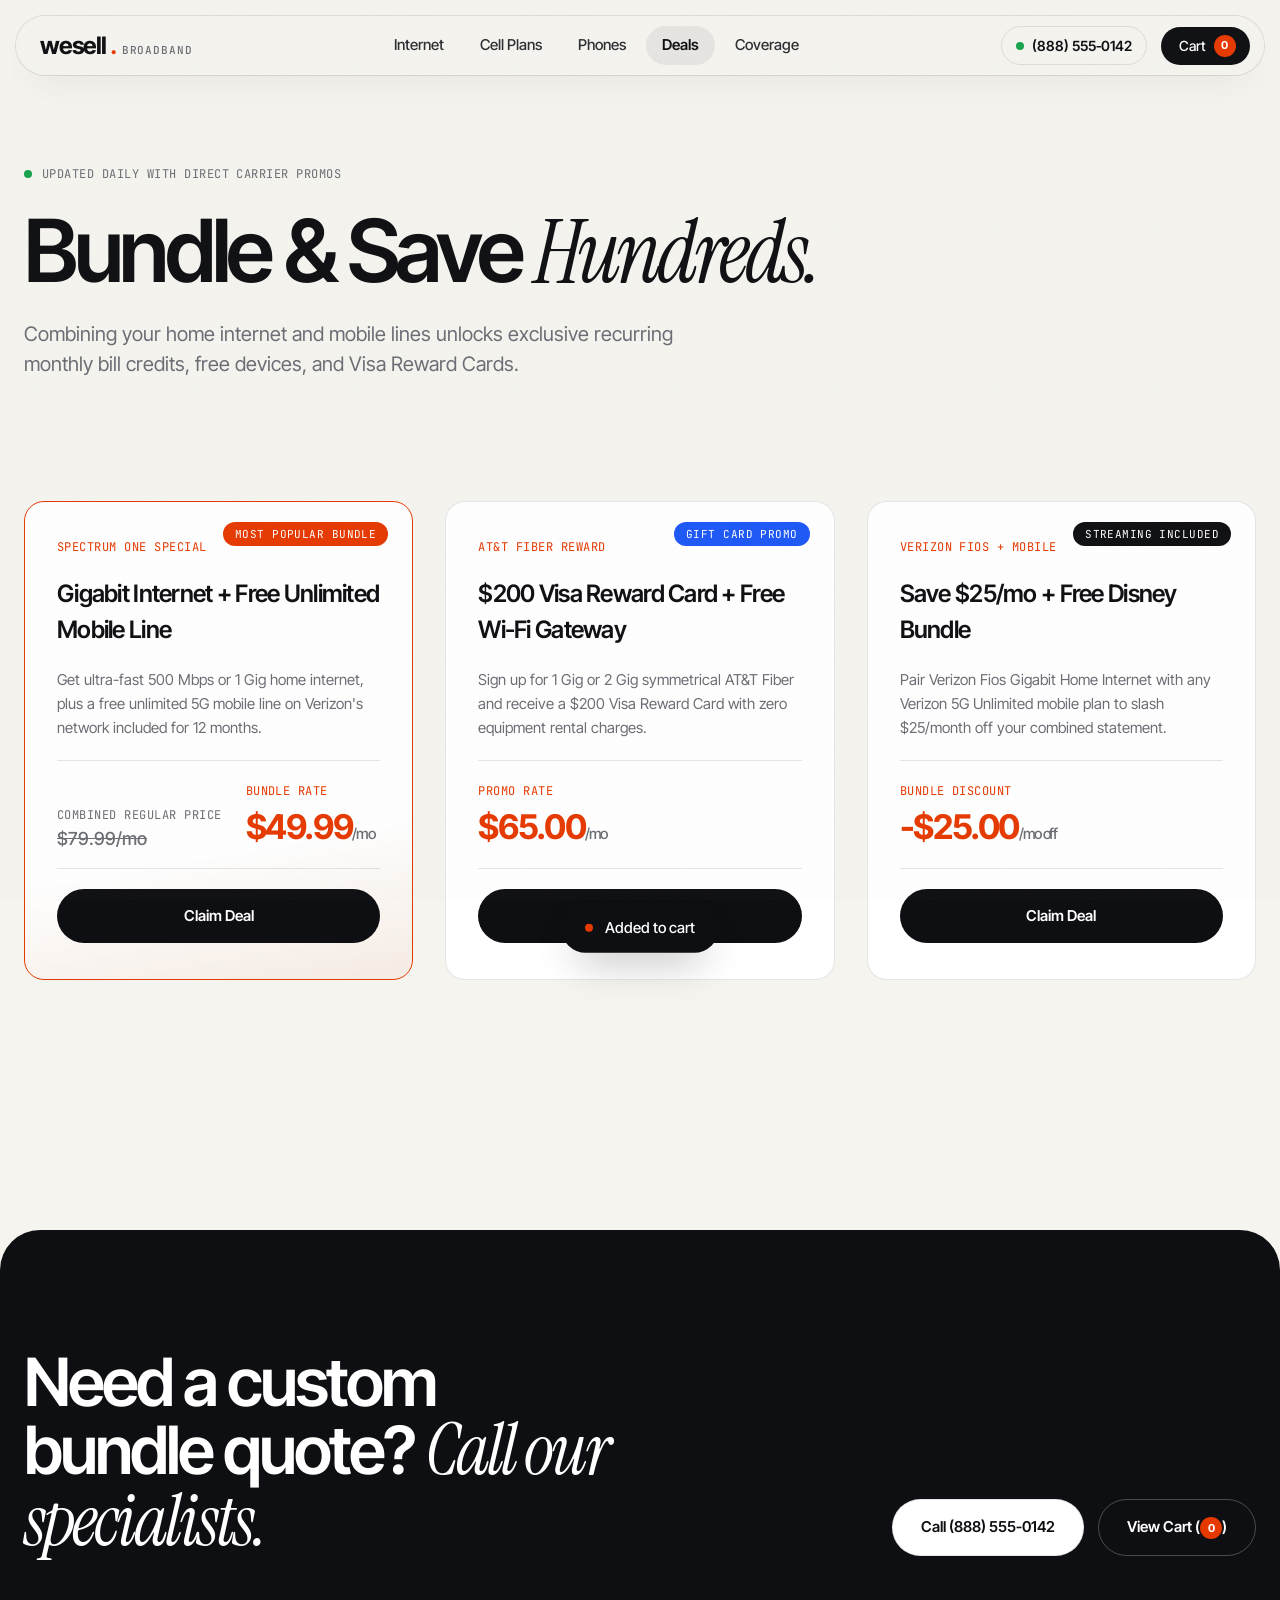
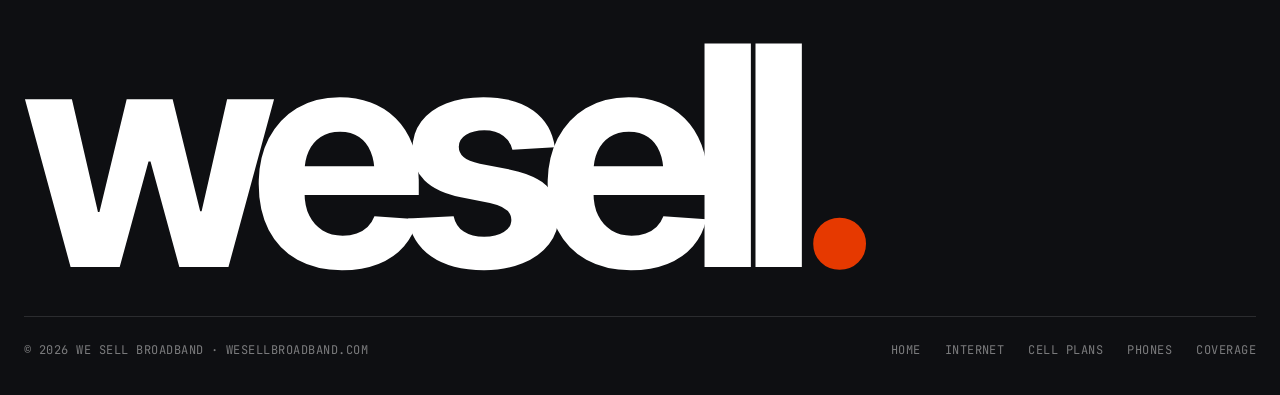
<file: deals.html>
<!doctype html>
<html lang="en">
<head>
  <meta charset="utf-8">
  <meta name="viewport" content="width=device-width, initial-scale=1">
  <title>Exclusive Telecom Deals & Bundles | We Sell Broadband</title>
  <meta name="description" content="Save up to $40/mo with bundled Internet and Mobile deals, gift cards up to $300, and free streaming perks.">
  <link rel="preconnect" href="https://fonts.googleapis.com">
  <link rel="preconnect" href="https://fonts.gstatic.com" crossorigin>
  <link href="https://fonts.googleapis.com/css2?family=Instrument+Serif:ital@0;1&family=Inter+Tight:wght@400;500;600;700&family=JetBrains+Mono:wght@400;500&display=swap" rel="stylesheet">
  <link rel="stylesheet" href="styles.css">
</head>
<body>
  <div class="cursor" aria-hidden="true"></div>

  <!-- NAV -->
  <header class="nav">
    <a class="logo" href="index.html" aria-label="We Sell Broadband home">wesell<span>.</span><small class="mono">broadband</small></a>
    <nav class="nav-links">
      <a href="internet.html">Internet</a>
      <a href="mobile.html">Cell Plans</a>
      <a href="phones.html">Phones</a>
      <a href="deals.html" class="active">Deals</a>
      <a href="coverage.html">Coverage</a>
    </nav>
    <div class="nav-actions">
      <a href="tel:+18885550142" class="call-link"><span class="live-dot"></span>(888) 555‑0142</a>
      <a href="cart.html" class="cart-btn" aria-label="Cart"><span>Cart</span> <span class="cart-count">0</span></a>
    </div>
  </header>

  <main>
    <!-- PAGE HERO -->
    <section class="page-hero">
      <div class="container">
        <p class="eyebrow mono" data-reveal><span class="live-dot"></span>Updated Daily With Direct Carrier Promos</p>
        <h1 class="h1" data-reveal style="--d:.1s">Bundle & Save <span class="serif">Hundreds.</span></h1>
        <p class="lead" data-reveal style="--d:.2s">Combining your home internet and mobile lines unlocks exclusive recurring monthly bill credits, free devices, and Visa Reward Cards.</p>
      </div>
    </section>

    <!-- PROMOTIONS & BUNDLES DIRECTORY -->
    <section class="section" style="padding-top: 30px;">
      <div class="container">
        <div class="deals-grid">
          <div class="deal-card featured-deal" data-reveal>
            <div class="deal-badge mono">Most Popular Bundle</div>
            <span class="mono accent">Spectrum One Special</span>
            <h3>Gigabit Internet + Free Unlimited Mobile Line</h3>
            <p>Get ultra-fast 500 Mbps or 1 Gig home internet, plus a free unlimited 5G mobile line on Verizon's network included for 12 months.</p>
            <div class="deal-pricing">
              <div>
                <span class="mono muted">Combined Regular Price</span>
                <div class="strikethrough">$79.99/mo</div>
              </div>
              <div>
                <span class="mono accent">Bundle Rate</span>
                <div class="deal-price">$49.99<span>/mo</span></div>
              </div>
            </div>
            <button class="btn btn-ink full add" data-name="Spectrum One Bundle"><span>Claim Deal</span></button>
          </div>

          <div class="deal-card" data-reveal style="--d:.1s">
            <div class="deal-badge mono" style="background:var(--blue);">Gift Card Promo</div>
            <span class="mono accent">AT&T Fiber Reward</span>
            <h3>$200 Visa Reward Card + Free Wi-Fi Gateway</h3>
            <p>Sign up for 1 Gig or 2 Gig symmetrical AT&T Fiber and receive a $200 Visa Reward Card with zero equipment rental charges.</p>
            <div class="deal-pricing">
              <div>
                <span class="mono accent">Promo Rate</span>
                <div class="deal-price">$65.00<span>/mo</span></div>
              </div>
            </div>
            <button class="btn btn-ink full add" data-name="AT&T Fiber $200 Gift Card Bundle"><span>Claim Deal</span></button>
          </div>

          <div class="deal-card" data-reveal style="--d:.2s">
            <div class="deal-badge mono" style="background:#0E0F12;">Streaming Included</div>
            <span class="mono accent">Verizon Fios + Mobile</span>
            <h3>Save $25/mo + Free Disney Bundle</h3>
            <p>Pair Verizon Fios Gigabit Home Internet with any Verizon 5G Unlimited mobile plan to slash $25/month off your combined statement.</p>
            <div class="deal-pricing">
              <div>
                <span class="mono accent">Bundle Discount</span>
                <div class="deal-price">-$25.00<span>/mo off</span></div>
              </div>
            </div>
            <button class="btn btn-ink full add" data-name="Verizon Fios Home + Mobile Bundle"><span>Claim Deal</span></button>
          </div>
        </div>
      </div>
    </section>
  </main>

  <!-- FOOTER -->
  <footer class="cta">
    <div class="container">
      <div class="cta-row">
        <h2 class="h2">Need a custom bundle quote? <span class="serif">Call our specialists.</span></h2>
        <div class="cta-actions">
          <a href="tel:+18885550142" class="btn btn-light"><span>Call (888) 555‑0142</span></a>
          <a href="cart.html" class="btn btn-ghost"><span>View Cart (<span class="cart-count">0</span>)</span></a>
        </div>
      </div>
      <div class="wordmark" aria-hidden="true"><span>w</span><span>e</span><span>s</span><span>e</span><span>l</span><span>l</span><span class="dot">.</span></div>
      <div class="footer-row mono">
        <span>© 2026 We Sell Broadband · wesellbroadband.com</span>
        <nav>
          <a href="index.html">Home</a>
          <a href="internet.html">Internet</a>
          <a href="mobile.html">Cell Plans</a>
          <a href="phones.html">Phones</a>
          <a href="coverage.html">Coverage</a>
        </nav>
      </div>
    </div>
  </footer>

  <div class="toast" role="status"><i></i><span id="toastText">Added to cart</span></div>
  <script src="app.js"></script>
</body>
</html>
</file>
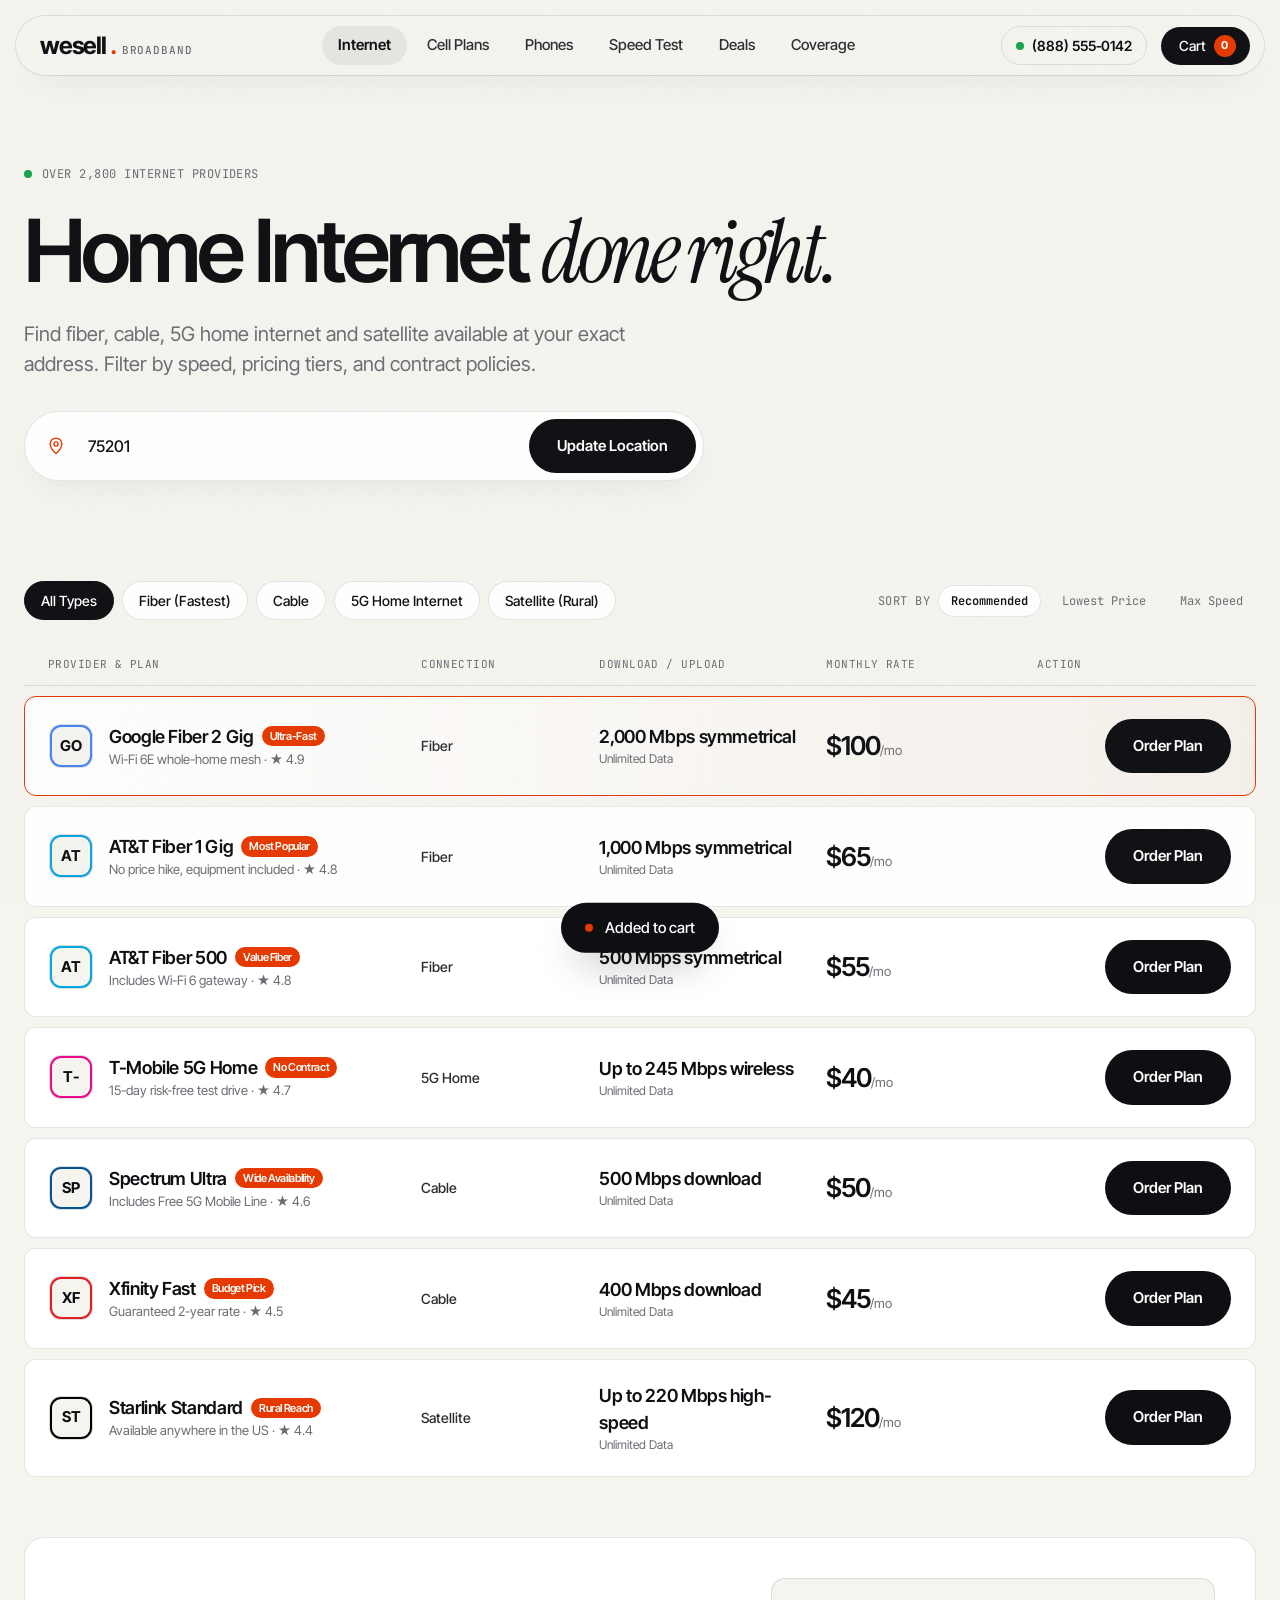
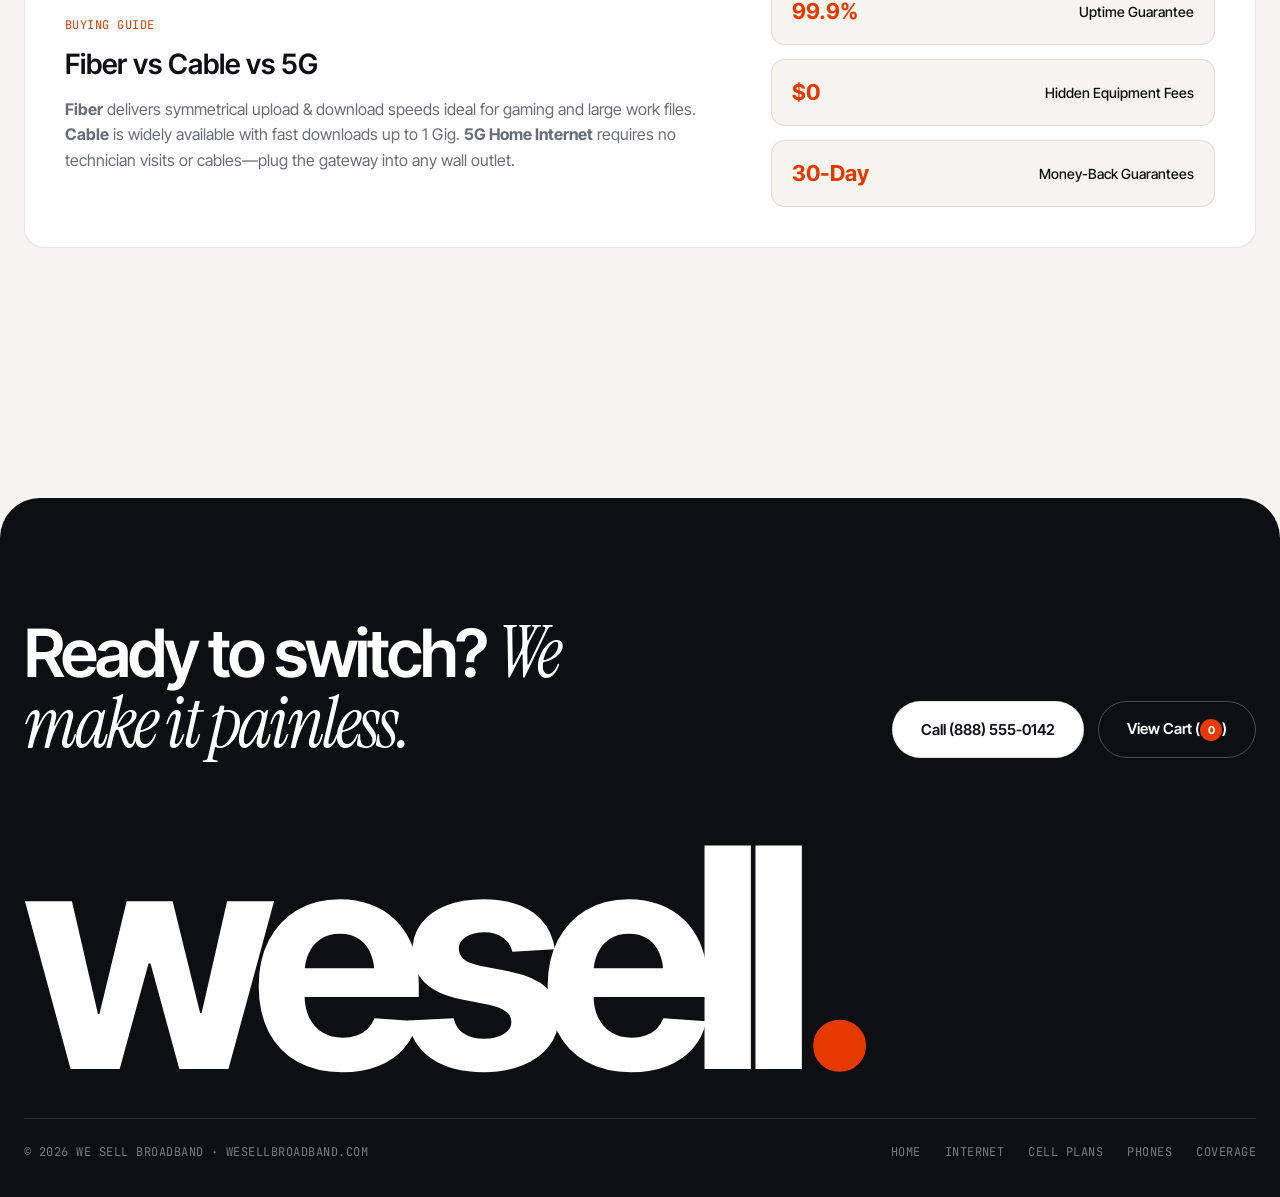
<file: internet.html>
<!doctype html>
<html lang="en">
<head>
  <meta charset="utf-8">
  <meta name="viewport" content="width=device-width, initial-scale=1">
  <title>Home Internet Plans — Compare Fiber, Cable & 5G | We Sell Broadband</title>
  <meta name="description" content="Compare high-speed home internet providers in your area. Symmetrical fiber, reliable cable, and fast 5G home internet side by side.">
  <link rel="preconnect" href="https://fonts.googleapis.com">
  <link rel="preconnect" href="https://fonts.gstatic.com" crossorigin>
  <link href="https://fonts.googleapis.com/css2?family=Instrument+Serif:ital@0;1&family=Inter+Tight:wght@400;500;600;700&family=JetBrains+Mono:wght@400;500&display=swap" rel="stylesheet">
  <link rel="stylesheet" href="styles.css">
</head>
<body>
  <div class="cursor" aria-hidden="true"></div>

  <!-- NAV -->
  <header class="nav">
    <a class="logo" href="index.html" aria-label="We Sell Broadband home">wesell<span>.</span><small class="mono">broadband</small></a>
    <nav class="nav-links">
      <a href="internet.html" class="active">Internet</a>
      <a href="mobile.html">Cell Plans</a>
      <a href="phones.html">Phones</a>
      <a href="speedtest.html">Speed Test</a>
      <a href="deals.html">Deals</a>
      <a href="coverage.html">Coverage</a>
    </nav>
    <div class="nav-actions">
      <a href="tel:+18885550142" class="call-link"><span class="live-dot"></span>(888) 555‑0142</a>
      <a href="cart.html" class="cart-btn" aria-label="Cart"><span>Cart</span> <span class="cart-count">0</span></a>
    </div>
  </header>

  <main>
    <!-- PAGE HERO -->
    <section class="page-hero">
      <div class="container">
        <p class="eyebrow mono" data-reveal><span class="live-dot"></span>Over 2,800 Internet Providers</p>
        <h1 class="h1" data-reveal style="--d:.1s">Home Internet <span class="serif">done right.</span></h1>
        <p class="lead" data-reveal style="--d:.2s">Find fiber, cable, 5G home internet and satellite available at your exact address. Filter by speed, pricing tiers, and contract policies.</p>
        
        <form class="address address-lg" id="searchFilterForm" data-reveal style="--d:.3s">
          <svg class="pin" width="20" height="20" viewBox="0 0 24 24" fill="none" aria-hidden="true"><path d="M12 21s-7-6.2-7-11.5A7 7 0 0 1 19 9.5C19 14.8 12 21 12 21Z" stroke="currentColor" stroke-width="1.7"/><circle cx="12" cy="9.5" r="2.5" stroke="currentColor" stroke-width="1.7"/></svg>
          <input type="text" id="filterAddrInput" placeholder="Enter ZIP or street address to check local speeds" aria-label="ZIP or Address" value="75201">
          <button class="btn btn-ink" type="submit"><span>Update Location</span></button>
        </form>
      </div>
    </section>

    <!-- INTERNET PLANS DIRECTORY -->
    <section class="section" style="padding-top: 40px;">
      <div class="container">
        <div class="compare-tools">
          <div class="chips" id="internetChips">
            <button class="chip on" data-type="All">All Types</button>
            <button class="chip" data-type="Fiber">Fiber (Fastest)</button>
            <button class="chip" data-type="Cable">Cable</button>
            <button class="chip" data-type="5G Home">5G Home Internet</button>
            <button class="chip" data-type="Satellite">Satellite (Rural)</button>
          </div>
          <div class="sort mono">
            <span>Sort by</span>
            <button class="on" data-sort="rec">Recommended</button>
            <button data-sort="price-low">Lowest Price</button>
            <button data-sort="speed-high">Max Speed</button>
          </div>
        </div>

        <div class="rows-head mono">
          <span>Provider & Plan</span>
          <span>Connection</span>
          <span>Download / Upload</span>
          <span>Monthly Rate</span>
          <span>Action</span>
        </div>
        <div class="rows" id="internetRows"></div>

        <!-- EDUCATIONAL ACCORDION / GUIDE -->
        <div class="info-banner" data-reveal style="margin-top: 60px;">
          <div class="info-grid">
            <div>
              <span class="mono accent">Buying Guide</span>
              <h3 style="font-size: 28px; margin: 8px 0 12px; font-weight: 600;">Fiber vs Cable vs 5G</h3>
              <p style="color: var(--muted); line-height: 1.6;"><b>Fiber</b> delivers symmetrical upload & download speeds ideal for gaming and large work files. <b>Cable</b> is widely available with fast downloads up to 1 Gig. <b>5G Home Internet</b> requires no technician visits or cables—plug the gateway into any wall outlet.</p>
            </div>
            <div class="info-badges">
              <div class="badge-card"><b>99.9%</b><span>Uptime Guarantee</span></div>
              <div class="badge-card"><b>$0</b><span>Hidden Equipment Fees</span></div>
              <div class="badge-card"><b>30-Day</b><span>Money-Back Guarantees</span></div>
            </div>
          </div>
        </div>
      </div>
    </section>
  </main>

  <!-- FOOTER -->
  <footer class="cta">
    <div class="container">
      <div class="cta-row">
        <h2 class="h2">Ready to switch? <span class="serif">We make it painless.</span></h2>
        <div class="cta-actions">
          <a href="tel:+18885550142" class="btn btn-light"><span>Call (888) 555‑0142</span></a>
          <a href="cart.html" class="btn btn-ghost"><span>View Cart (<span class="cart-count">0</span>)</span></a>
        </div>
      </div>
      <div class="wordmark" aria-hidden="true"><span>w</span><span>e</span><span>s</span><span>e</span><span>l</span><span>l</span><span class="dot">.</span></div>
      <div class="footer-row mono">
        <span>© 2026 We Sell Broadband · wesellbroadband.com</span>
        <nav>
          <a href="index.html">Home</a>
          <a href="internet.html">Internet</a>
          <a href="mobile.html">Cell Plans</a>
          <a href="phones.html">Phones</a>
          <a href="coverage.html">Coverage</a>
        </nav>
      </div>
    </div>
  </footer>

  <div class="toast" role="status"><i></i><span id="toastText">Added to cart</span></div>
  <script src="app.js"></script>
</body>
</html>
</file>
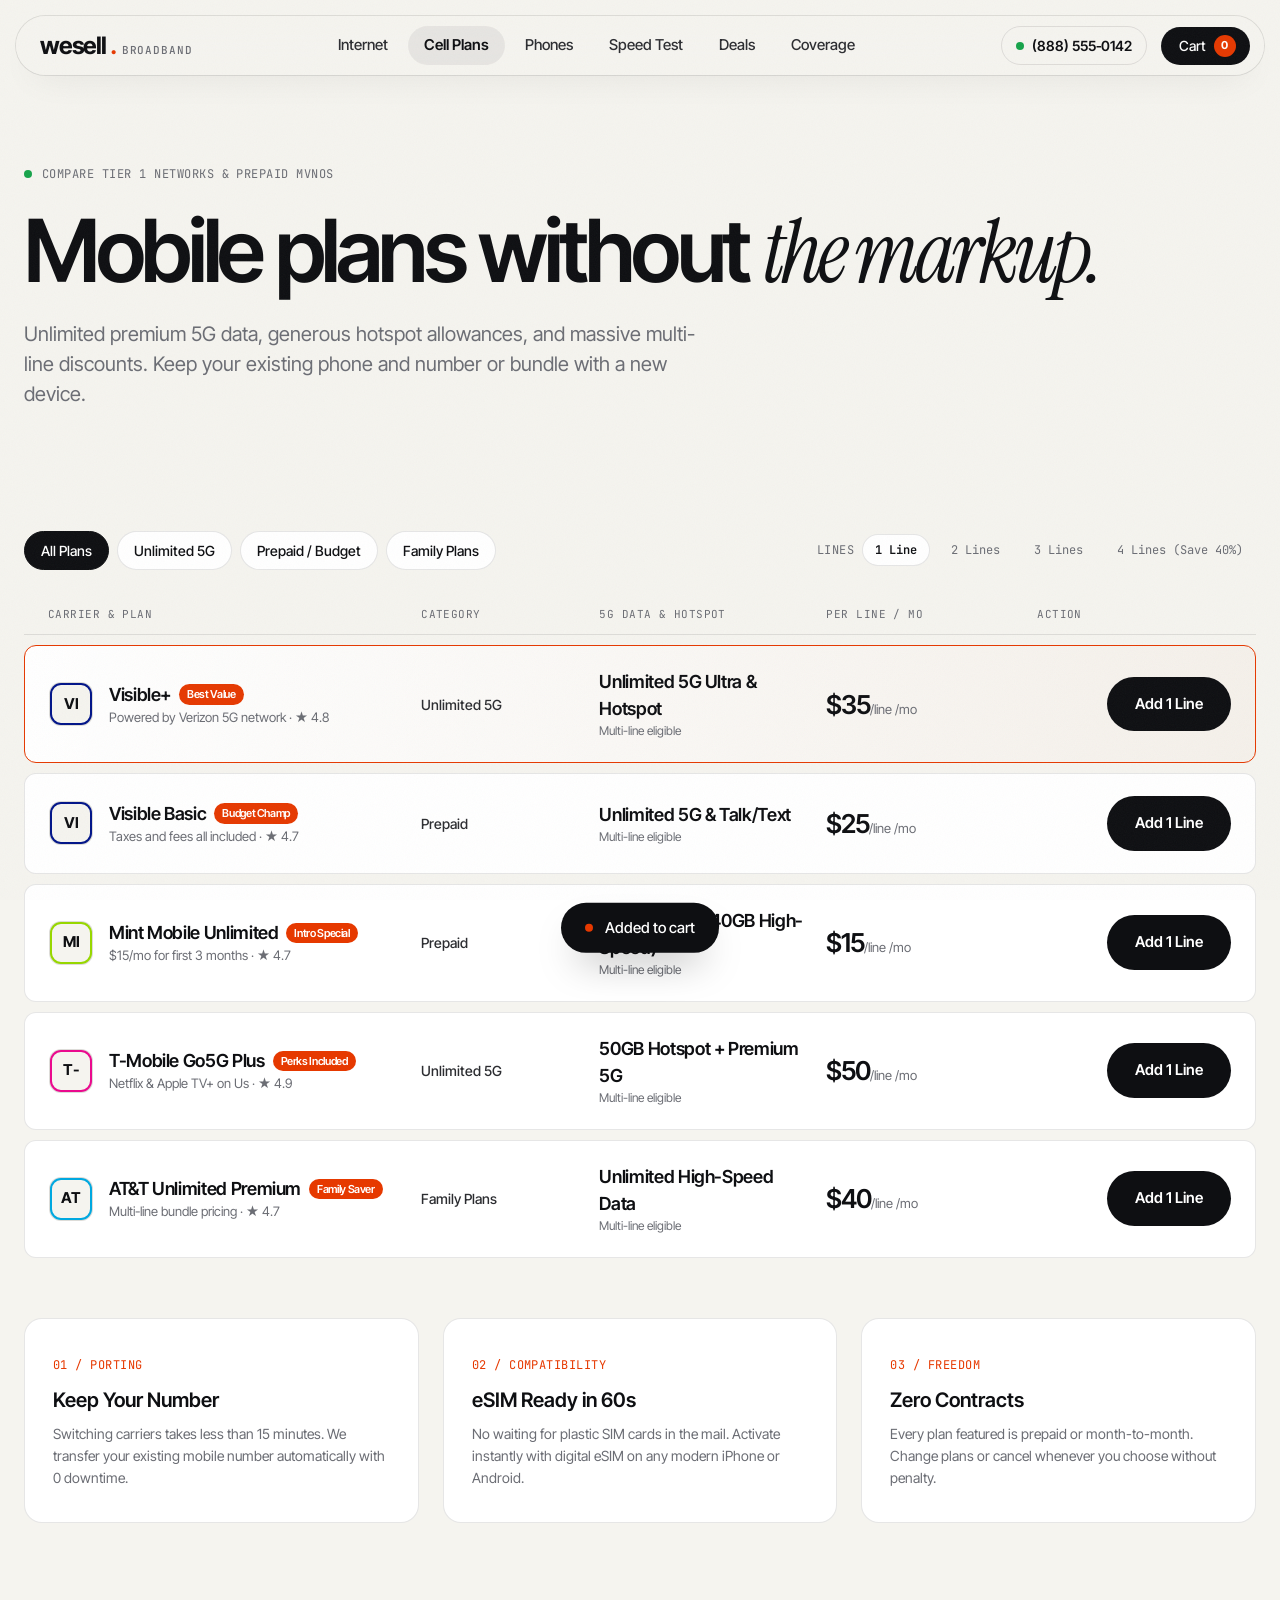
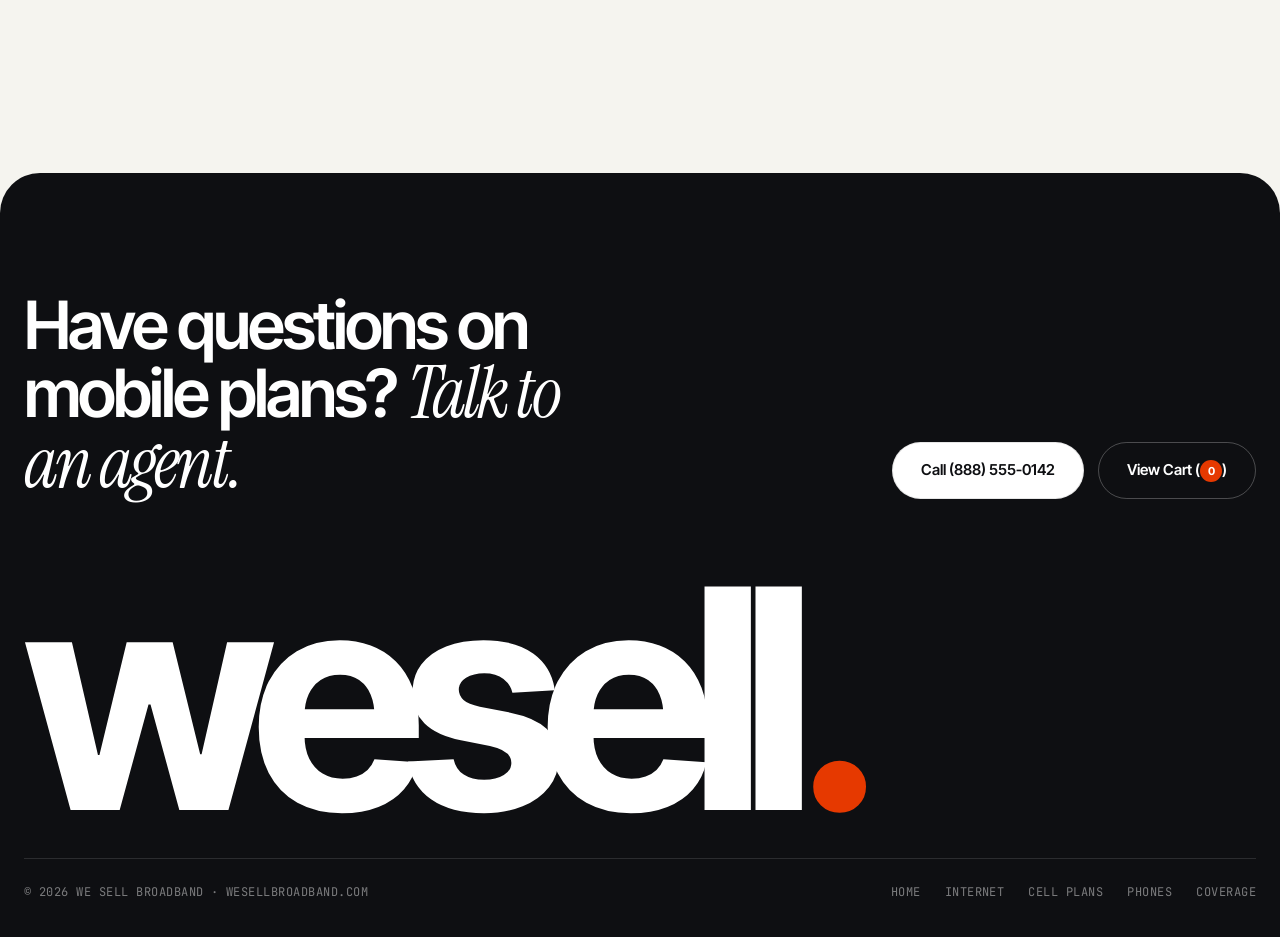
<file: mobile.html>
<!doctype html>
<html lang="en">
<head>
  <meta charset="utf-8">
  <meta name="viewport" content="width=device-width, initial-scale=1">
  <title>Cell Phone Plans — Unlimited 5G, Prepaid & Family Deals | We Sell Broadband</title>
  <meta name="description" content="Compare the best cell phone plans with unlimited 5G data, high-speed mobile hotspot, and multi-line savings from top nationwide carriers.">
  <link rel="preconnect" href="https://fonts.googleapis.com">
  <link rel="preconnect" href="https://fonts.gstatic.com" crossorigin>
  <link href="https://fonts.googleapis.com/css2?family=Instrument+Serif:ital@0;1&family=Inter+Tight:wght@400;500;600;700&family=JetBrains+Mono:wght@400;500&display=swap" rel="stylesheet">
  <link rel="stylesheet" href="styles.css">
</head>
<body>
  <div class="cursor" aria-hidden="true"></div>

  <!-- NAV -->
  <header class="nav">
    <a class="logo" href="index.html" aria-label="We Sell Broadband home">wesell<span>.</span><small class="mono">broadband</small></a>
    <nav class="nav-links">
      <a href="internet.html">Internet</a>
      <a href="mobile.html" class="active">Cell Plans</a>
      <a href="phones.html">Phones</a>
      <a href="speedtest.html">Speed Test</a>
      <a href="deals.html">Deals</a>
      <a href="coverage.html">Coverage</a>
    </nav>
    <div class="nav-actions">
      <a href="tel:+18885550142" class="call-link"><span class="live-dot"></span>(888) 555‑0142</a>
      <a href="cart.html" class="cart-btn" aria-label="Cart"><span>Cart</span> <span class="cart-count">0</span></a>
    </div>
  </header>

  <main>
    <!-- PAGE HERO -->
    <section class="page-hero">
      <div class="container">
        <p class="eyebrow mono" data-reveal><span class="live-dot"></span>Compare Tier 1 Networks & Prepaid MVNOs</p>
        <h1 class="h1" data-reveal style="--d:.1s">Mobile plans without <span class="serif">the markup.</span></h1>
        <p class="lead" data-reveal style="--d:.2s">Unlimited premium 5G data, generous hotspot allowances, and massive multi-line discounts. Keep your existing phone and number or bundle with a new device.</p>
      </div>
    </section>

    <!-- MOBILE DIRECTORY -->
    <section class="section" style="padding-top: 30px;">
      <div class="container">
        <div class="compare-tools">
          <div class="chips" id="mobileChips">
            <button class="chip on" data-type="All">All Plans</button>
            <button class="chip" data-type="Unlimited 5G">Unlimited 5G</button>
            <button class="chip" data-type="Prepaid">Prepaid / Budget</button>
            <button class="chip" data-type="Family Plans">Family Plans</button>
          </div>
          <div class="sort mono">
            <span>Lines</span>
            <button class="on" data-lines="1">1 Line</button>
            <button data-lines="2">2 Lines</button>
            <button data-lines="3">3 Lines</button>
            <button data-lines="4">4 Lines (Save 40%)</button>
          </div>
        </div>

        <div class="rows-head mono">
          <span>Carrier & Plan</span>
          <span>Category</span>
          <span>5G Data & Hotspot</span>
          <span>Per Line / Mo</span>
          <span>Action</span>
        </div>
        <div class="rows" id="mobileRows"></div>

        <!-- PERKS CALLOUT -->
        <div class="perks-grid" data-reveal style="margin-top: 60px;">
          <div class="perk-box">
            <span class="mono accent">01 / Porting</span>
            <h4>Keep Your Number</h4>
            <p>Switching carriers takes less than 15 minutes. We transfer your existing mobile number automatically with 0 downtime.</p>
          </div>
          <div class="perk-box">
            <span class="mono accent">02 / Compatibility</span>
            <h4>eSIM Ready in 60s</h4>
            <p>No waiting for plastic SIM cards in the mail. Activate instantly with digital eSIM on any modern iPhone or Android.</p>
          </div>
          <div class="perk-box">
            <span class="mono accent">03 / Freedom</span>
            <h4>Zero Contracts</h4>
            <p>Every plan featured is prepaid or month-to-month. Change plans or cancel whenever you choose without penalty.</p>
          </div>
        </div>
      </div>
    </section>
  </main>

  <!-- FOOTER -->
  <footer class="cta">
    <div class="container">
      <div class="cta-row">
        <h2 class="h2">Have questions on mobile plans? <span class="serif">Talk to an agent.</span></h2>
        <div class="cta-actions">
          <a href="tel:+18885550142" class="btn btn-light"><span>Call (888) 555‑0142</span></a>
          <a href="cart.html" class="btn btn-ghost"><span>View Cart (<span class="cart-count">0</span>)</span></a>
        </div>
      </div>
      <div class="wordmark" aria-hidden="true"><span>w</span><span>e</span><span>s</span><span>e</span><span>l</span><span>l</span><span class="dot">.</span></div>
      <div class="footer-row mono">
        <span>© 2026 We Sell Broadband · wesellbroadband.com</span>
        <nav>
          <a href="index.html">Home</a>
          <a href="internet.html">Internet</a>
          <a href="mobile.html">Cell Plans</a>
          <a href="phones.html">Phones</a>
          <a href="coverage.html">Coverage</a>
        </nav>
      </div>
    </div>
  </footer>

  <div class="toast" role="status"><i></i><span id="toastText">Added to cart</span></div>
  <script src="app.js"></script>
</body>
</html>
</file>
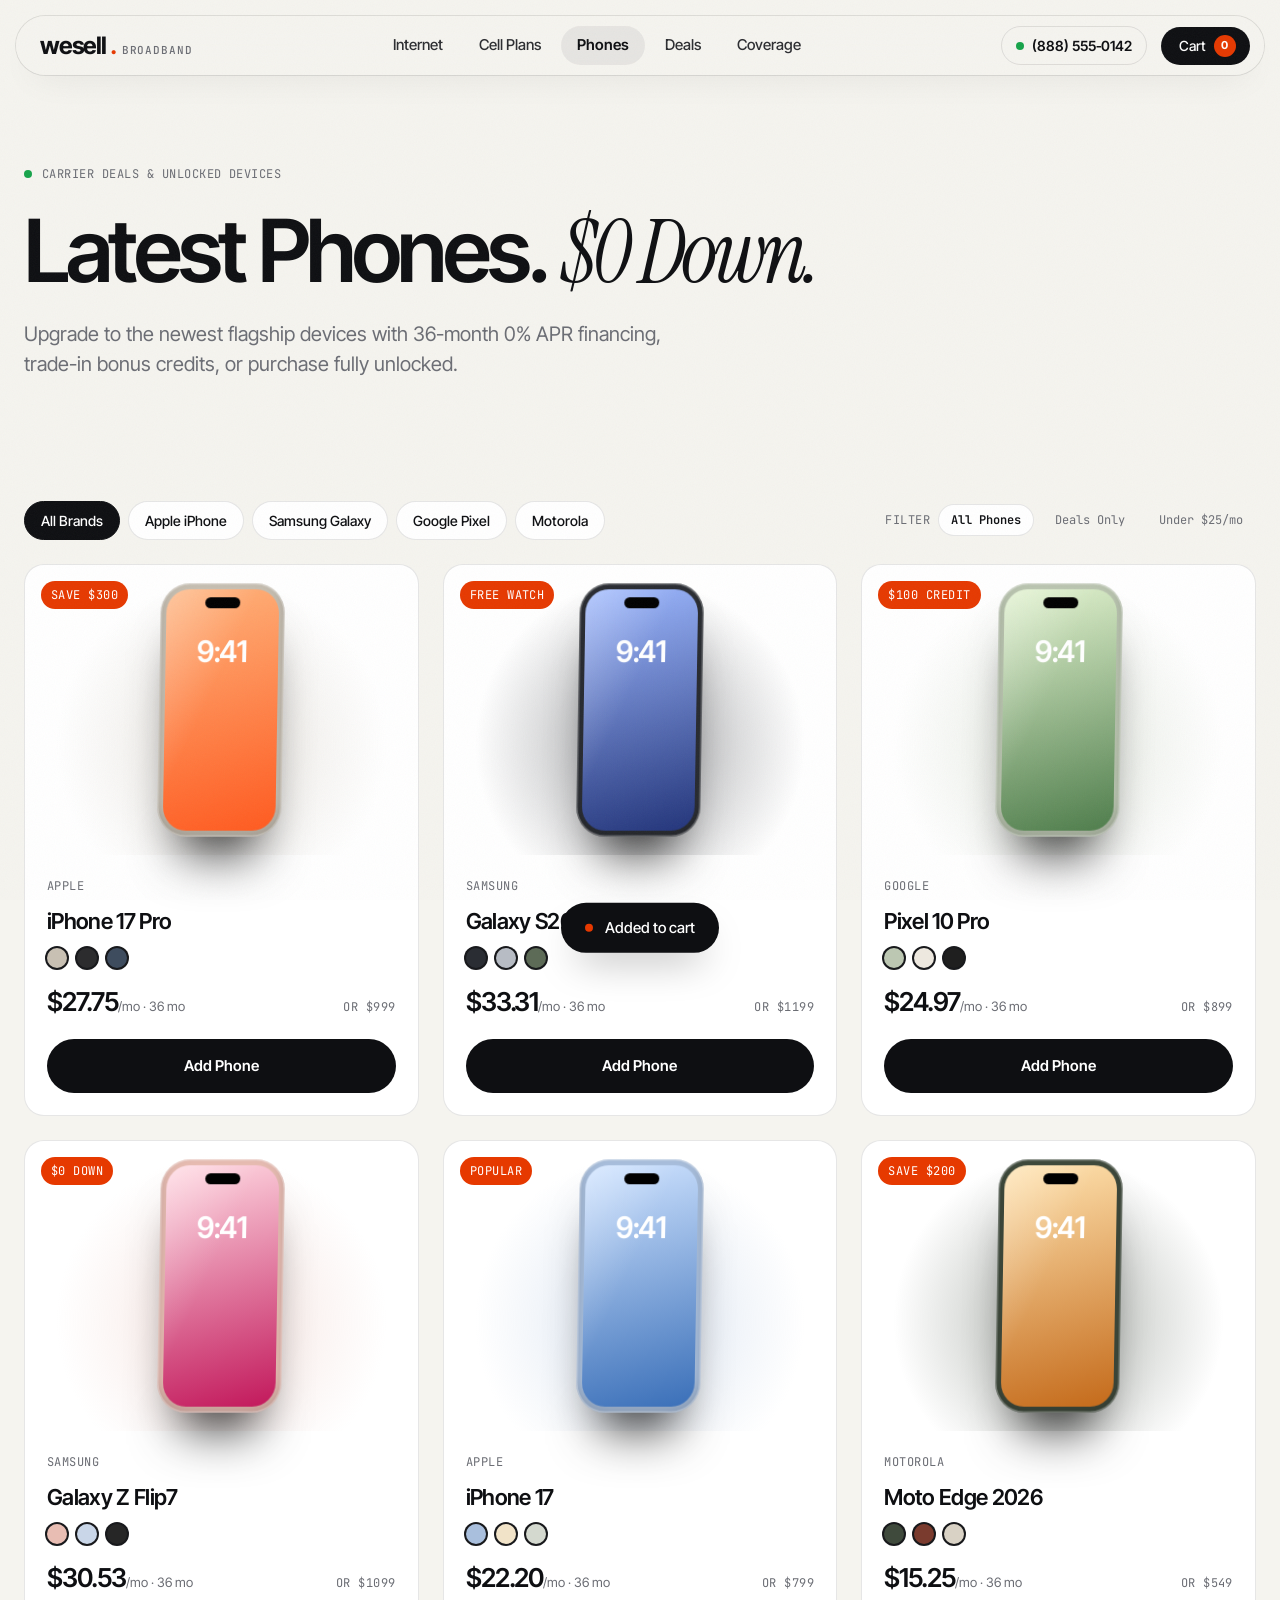
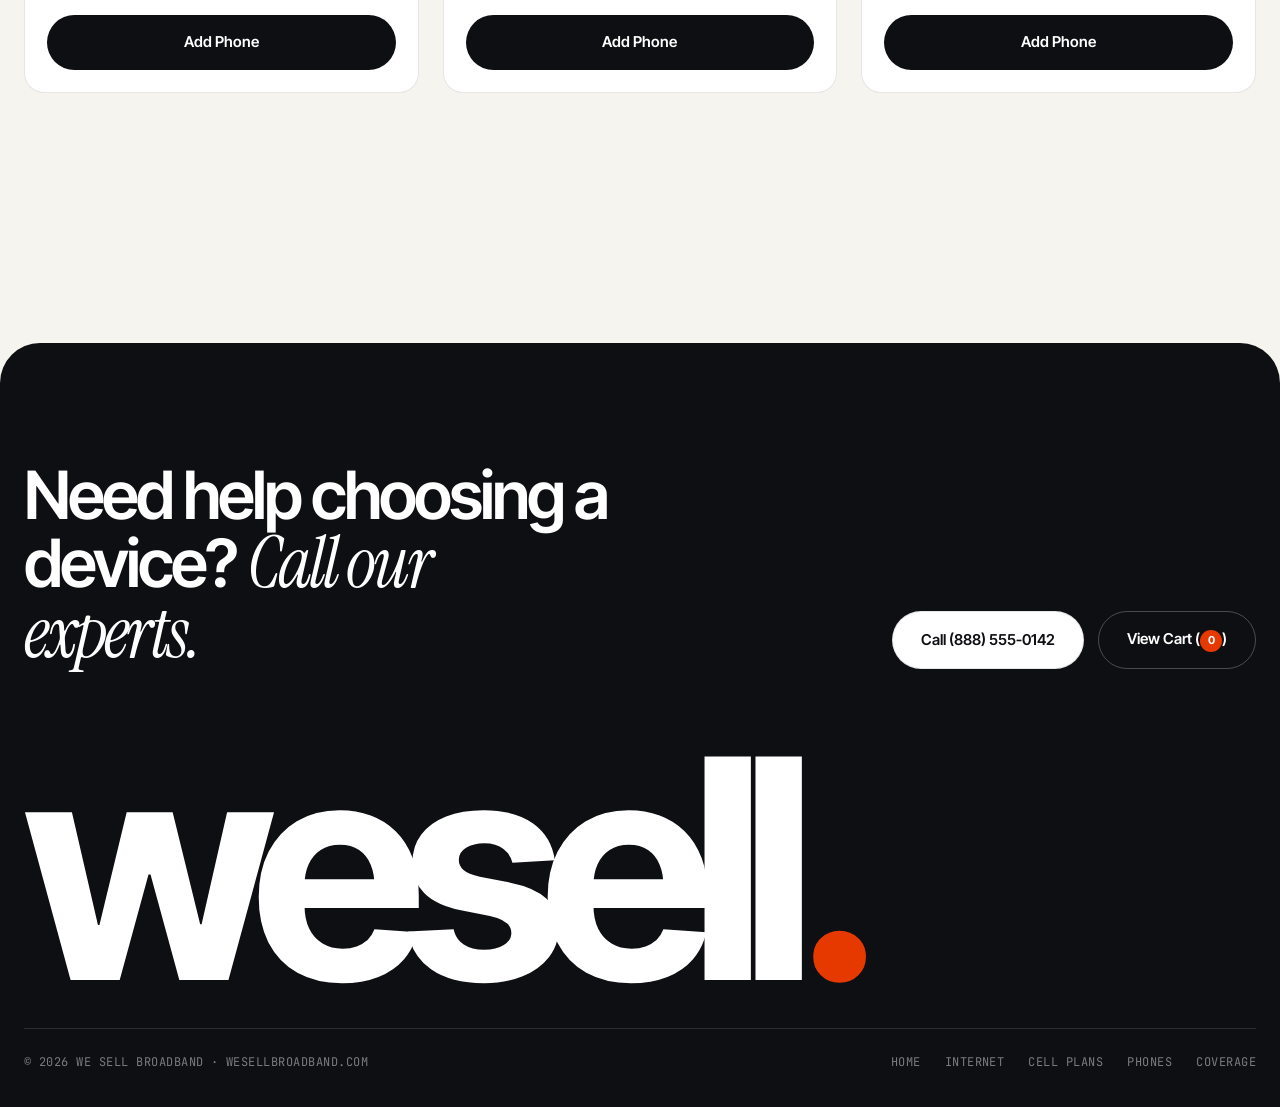
<file: phones.html>
<!doctype html>
<html lang="en">
<head>
  <meta charset="utf-8">
  <meta name="viewport" content="width=device-width, initial-scale=1">
  <title>Smartphones & Deals — $0 Down Financing | We Sell Broadband</title>
  <meta name="description" content="Shop the newest 5G smartphones from Apple, Samsung, Google, and Motorola with $0 down, 0% APR carrier financing, and trade-in credits up to $1,000.">
  <link rel="preconnect" href="https://fonts.googleapis.com">
  <link rel="preconnect" href="https://fonts.gstatic.com" crossorigin>
  <link href="https://fonts.googleapis.com/css2?family=Instrument+Serif:ital@0;1&family=Inter+Tight:wght@400;500;600;700&family=JetBrains+Mono:wght@400;500&display=swap" rel="stylesheet">
  <link rel="stylesheet" href="styles.css">
</head>
<body>
  <div class="cursor" aria-hidden="true"></div>

  <!-- NAV -->
  <header class="nav">
    <a class="logo" href="index.html" aria-label="We Sell Broadband home">wesell<span>.</span><small class="mono">broadband</small></a>
    <nav class="nav-links">
      <a href="internet.html">Internet</a>
      <a href="mobile.html">Cell Plans</a>
      <a href="phones.html" class="active">Phones</a>
      <a href="deals.html">Deals</a>
      <a href="coverage.html">Coverage</a>
    </nav>
    <div class="nav-actions">
      <a href="tel:+18885550142" class="call-link"><span class="live-dot"></span>(888) 555‑0142</a>
      <a href="cart.html" class="cart-btn" aria-label="Cart"><span>Cart</span> <span class="cart-count">0</span></a>
    </div>
  </header>

  <main>
    <!-- PAGE HERO -->
    <section class="page-hero">
      <div class="container">
        <p class="eyebrow mono" data-reveal><span class="live-dot"></span>Carrier Deals & Unlocked Devices</p>
        <h1 class="h1" data-reveal style="--d:.1s">Latest Phones. <span class="serif">$0 Down.</span></h1>
        <p class="lead" data-reveal style="--d:.2s">Upgrade to the newest flagship devices with 36-month 0% APR financing, trade-in bonus credits, or purchase fully unlocked.</p>
      </div>
    </section>

    <!-- SHOPPING FILTERS & GRID -->
    <section class="section" style="padding-top: 30px;">
      <div class="container">
        <div class="compare-tools">
          <div class="chips" id="brandChips">
            <button class="chip on" data-brand="All">All Brands</button>
            <button class="chip" data-brand="Apple">Apple iPhone</button>
            <button class="chip" data-brand="Samsung">Samsung Galaxy</button>
            <button class="chip" data-brand="Google">Google Pixel</button>
            <button class="chip" data-brand="Motorola">Motorola</button>
          </div>
          <div class="sort mono">
            <span>Filter</span>
            <button class="on" data-filter="all">All Phones</button>
            <button data-filter="deals">Deals Only</button>
            <button data-filter="budget">Under $25/mo</button>
          </div>
        </div>

        <div class="phones-grid-page" id="phonesGridPage"></div>
      </div>
    </section>
  </main>

  <!-- FOOTER -->
  <footer class="cta">
    <div class="container">
      <div class="cta-row">
        <h2 class="h2">Need help choosing a device? <span class="serif">Call our experts.</span></h2>
        <div class="cta-actions">
          <a href="tel:+18885550142" class="btn btn-light"><span>Call (888) 555‑0142</span></a>
          <a href="cart.html" class="btn btn-ghost"><span>View Cart (<span class="cart-count">0</span>)</span></a>
        </div>
      </div>
      <div class="wordmark" aria-hidden="true"><span>w</span><span>e</span><span>s</span><span>e</span><span>l</span><span>l</span><span class="dot">.</span></div>
      <div class="footer-row mono">
        <span>© 2026 We Sell Broadband · wesellbroadband.com</span>
        <nav>
          <a href="index.html">Home</a>
          <a href="internet.html">Internet</a>
          <a href="mobile.html">Cell Plans</a>
          <a href="phones.html">Phones</a>
          <a href="coverage.html">Coverage</a>
        </nav>
      </div>
    </div>
  </footer>

  <div class="toast" role="status"><i></i><span id="toastText">Added to cart</span></div>
  <script src="app.js"></script>
</body>
</html>
</file>
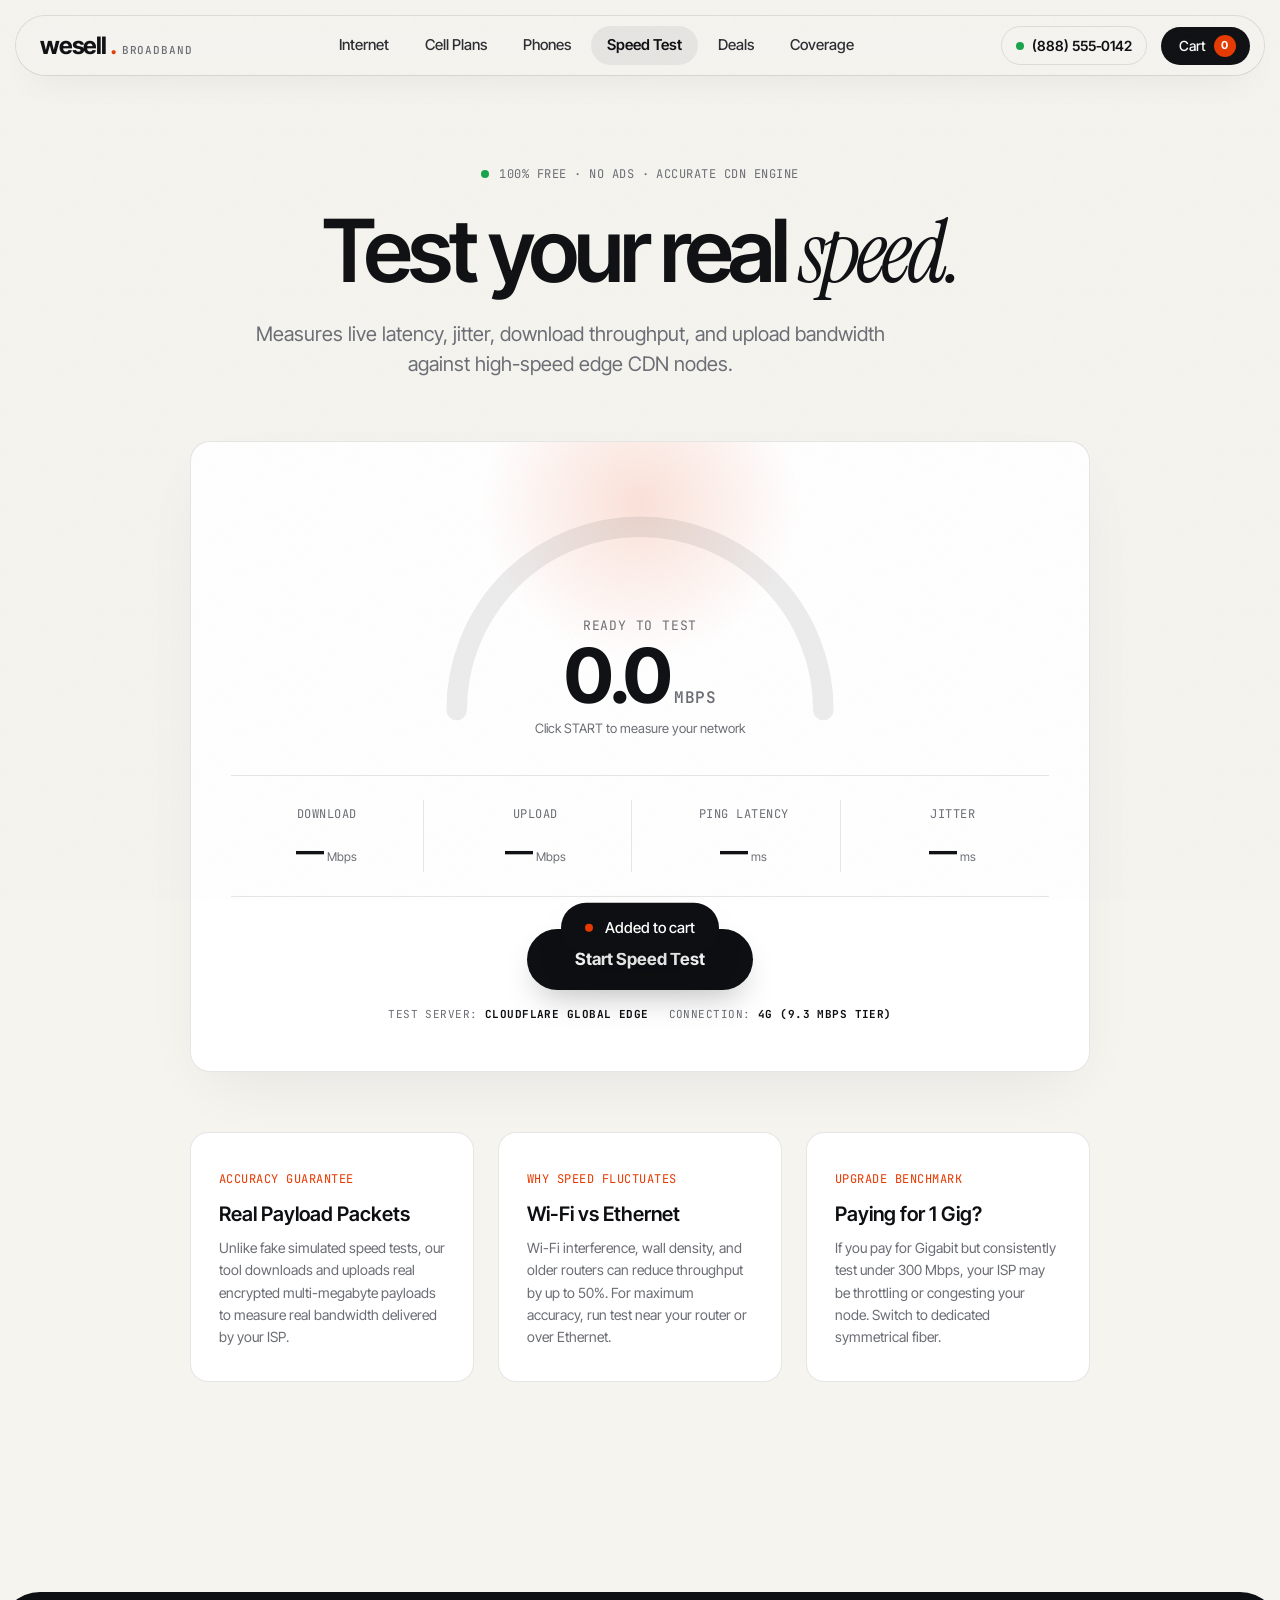
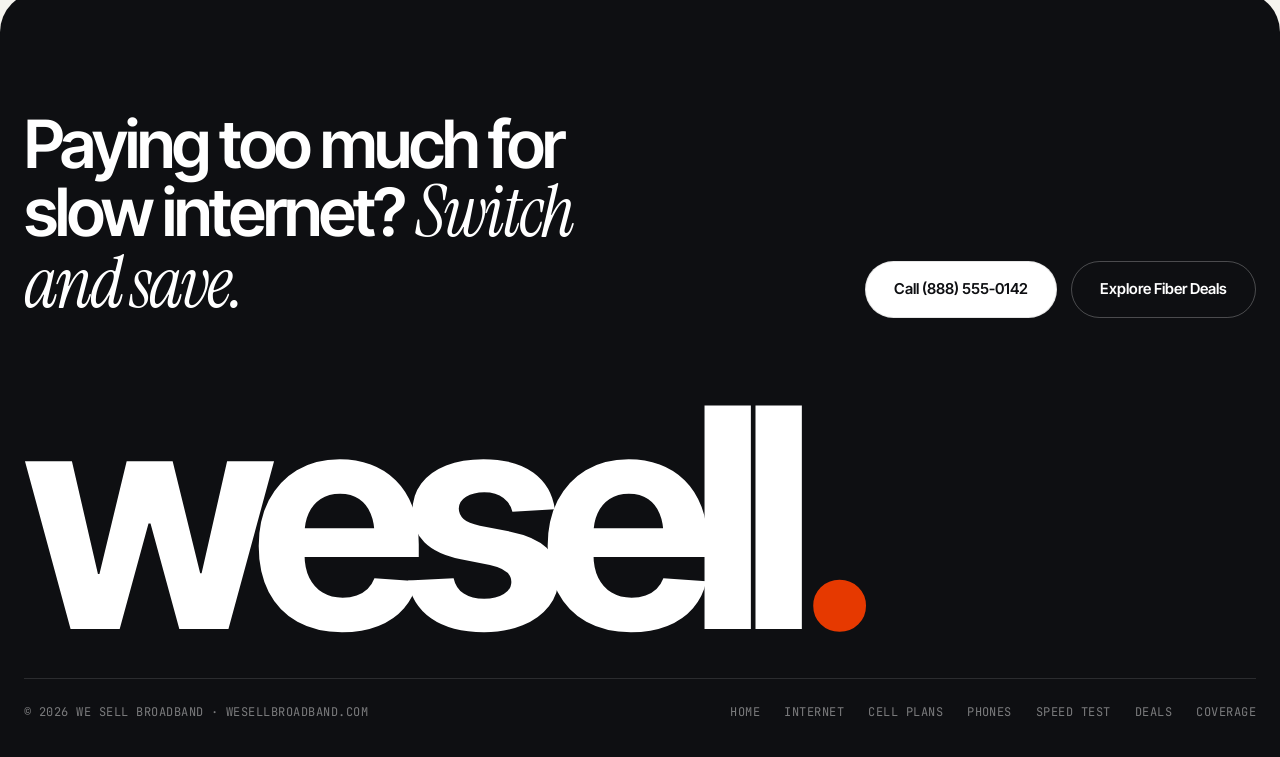
<file: speedtest.html>
<!doctype html>
<html lang="en">
<head>
  <meta charset="utf-8">
  <meta name="viewport" content="width=device-width, initial-scale=1">
  <title>Free Broadband & Wi-Fi Speed Test | We Sell Broadband</title>
  <meta name="description" content="Test your real internet connection speed for free. Accurate live download, upload, ping latency, and jitter measurements without ads.">
  <link rel="preconnect" href="https://fonts.googleapis.com">
  <link rel="preconnect" href="https://fonts.gstatic.com" crossorigin>
  <link href="https://fonts.googleapis.com/css2?family=Instrument+Serif:ital@0;1&family=Inter+Tight:wght@400;500;600;700&family=JetBrains+Mono:wght@400;500&display=swap" rel="stylesheet">
  <link rel="stylesheet" href="styles.css">
</head>
<body>
  <div class="cursor" aria-hidden="true"></div>

  <!-- NAV -->
  <header class="nav">
    <a class="logo" href="index.html" aria-label="We Sell Broadband home">wesell<span>.</span><small class="mono">broadband</small></a>
    <nav class="nav-links">
      <a href="internet.html">Internet</a>
      <a href="mobile.html">Cell Plans</a>
      <a href="phones.html">Phones</a>
      <a href="speedtest.html" class="active">Speed Test</a>
      <a href="deals.html">Deals</a>
      <a href="coverage.html">Coverage</a>
    </nav>
    <div class="nav-actions">
      <a href="tel:+18885550142" class="call-link"><span class="live-dot"></span>(888) 555‑0142</a>
      <a href="cart.html" class="cart-btn" aria-label="Cart"><span>Cart</span> <span class="cart-count">0</span></a>
    </div>
  </header>

  <main>
    <section class="page-hero" style="padding-bottom: 20px;">
      <div class="container text-center" style="text-align: center; max-width: 820px; margin: 0 auto;">
        <p class="eyebrow mono" data-reveal><span class="live-dot"></span>100% Free · No Ads · Accurate CDN Engine</p>
        <h1 class="h1" data-reveal style="--d:.1s">Test your real <span class="serif">speed.</span></h1>
        <p class="lead" data-reveal style="--d:.2s" style="margin: 0 auto 30px;">Measures live latency, jitter, download throughput, and upload bandwidth against high-speed edge CDN nodes.</p>
      </div>
    </section>

    <!-- INTERACTIVE SPEED TEST BENCH -->
    <section class="section" style="padding-top: 10px; padding-bottom: 90px;">
      <div class="container" style="max-width: 900px;">
        <div class="speedtest-station" data-reveal>
          <!-- Gauge Display -->
          <div class="st-gauge-wrapper">
            <svg class="st-svg" viewBox="0 0 300 170" aria-hidden="true">
              <path class="st-track" d="M 25 150 A 125 125 0 0 1 275 150" pathLength="100"/>
              <path class="st-fill" id="stFill" d="M 25 150 A 125 125 0 0 1 275 150" pathLength="100"/>
            </svg>
            
            <div class="st-center-readout">
              <span class="mono st-phase-label" id="stPhase">Ready to test</span>
              <div class="st-num-box"><span id="stMainNum">0.0</span><small class="mono">Mbps</small></div>
              <span class="st-sub-status" id="stSubStatus">Click START to measure your network</span>
            </div>
          </div>

          <!-- Real Metrics Grid -->
          <div class="st-metrics-grid">
            <div class="st-metric-box">
              <span class="mono muted">Download</span>
              <div class="st-metric-val"><b id="stDlVal">—</b> <small>Mbps</small></div>
            </div>
            <div class="st-metric-box">
              <span class="mono muted">Upload</span>
              <div class="st-metric-val"><b id="stUlVal">—</b> <small>Mbps</small></div>
            </div>
            <div class="st-metric-box">
              <span class="mono muted">Ping Latency</span>
              <div class="st-metric-val"><b id="stPingVal">—</b> <small>ms</small></div>
            </div>
            <div class="st-metric-box">
              <span class="mono muted">Jitter</span>
              <div class="st-metric-val"><b id="stJitterVal">—</b> <small>ms</small></div>
            </div>
          </div>

          <!-- Action Control -->
          <div class="st-controls">
            <button class="btn btn-ink btn-large" id="startSpeedTestBtn">
              <span id="stBtnText">Start Speed Test</span>
            </button>
            <div class="st-server-info mono">
              <span>Test Server: <b id="stServerName">Cloudflare Global Edge</b></span>
              <span>Connection: <b id="stConnType">Detecting…</b></span>
            </div>
          </div>

          <!-- Dynamic Speed Verdict / Recommendation -->
          <div id="stVerdictBox" class="st-verdict" style="display:none;">
            <div class="st-verdict-head">
              <h3 id="stVerdictTitle">Your Connection Quality</h3>
              <span class="badge-tag" id="stVerdictBadge">Good for 4K</span>
            </div>
            <p id="stVerdictDesc" style="color:var(--muted); line-height:1.6; margin: 10px 0 18px;"></p>
            <div class="st-verdict-actions">
              <a href="internet.html" class="btn btn-ink"><span>Compare Faster Fiber in Your ZIP</span></a>
              <button class="btn btn-light" id="stRunAgainBtn"><span>Test Again</span></button>
            </div>
          </div>
        </div>

        <!-- FAQ / Details -->
        <div class="speed-faq-grid" data-reveal style="margin-top: 60px;">
          <div class="perk-box">
            <span class="mono accent">Accuracy Guarantee</span>
            <h4>Real Payload Packets</h4>
            <p>Unlike fake simulated speed tests, our tool downloads and uploads real encrypted multi-megabyte payloads to measure real bandwidth delivered by your ISP.</p>
          </div>
          <div class="perk-box">
            <span class="mono accent">Why Speed Fluctuates</span>
            <h4>Wi-Fi vs Ethernet</h4>
            <p>Wi-Fi interference, wall density, and older routers can reduce throughput by up to 50%. For maximum accuracy, run test near your router or over Ethernet.</p>
          </div>
          <div class="perk-box">
            <span class="mono accent">Upgrade Benchmark</span>
            <h4>Paying for 1 Gig?</h4>
            <p>If you pay for Gigabit but consistently test under 300 Mbps, your ISP may be throttling or congesting your node. Switch to dedicated symmetrical fiber.</p>
          </div>
        </div>
      </div>
    </section>
  </main>

  <!-- FOOTER -->
  <footer class="cta">
    <div class="container">
      <div class="cta-row">
        <h2 class="h2">Paying too much for slow internet? <span class="serif">Switch and save.</span></h2>
        <div class="cta-actions">
          <a href="tel:+18885550142" class="btn btn-light"><span>Call (888) 555‑0142</span></a>
          <a href="internet.html" class="btn btn-ghost"><span>Explore Fiber Deals</span></a>
        </div>
      </div>
      <div class="wordmark" aria-hidden="true"><span>w</span><span>e</span><span>s</span><span>e</span><span>l</span><span>l</span><span class="dot">.</span></div>
      <div class="footer-row mono">
        <span>© 2026 We Sell Broadband · wesellbroadband.com</span>
        <nav>
          <a href="index.html">Home</a>
          <a href="internet.html">Internet</a>
          <a href="mobile.html">Cell Plans</a>
          <a href="phones.html">Phones</a>
          <a href="speedtest.html">Speed Test</a>
          <a href="deals.html">Deals</a>
          <a href="coverage.html">Coverage</a>
        </nav>
      </div>
    </div>
  </footer>

  <div class="toast" role="status"><i></i><span id="toastText">Added to cart</span></div>
  <script src="app.js"></script>
</body>
</html>
</file>
<file: styles.css>
:root {
  --bg: #F5F4EF;
  --bg-card: #FFFFFF;
  --ink: #0E0F12;
  --ink-secondary: #2C2D31;
  --muted: #6B6D74;
  --line: rgba(14, 15, 18, 0.1);
  --line-light: rgba(14, 15, 18, 0.05);
  --accent: #E63900;
  --accent-soft: rgba(230, 57, 0, 0.08);
  --accent-glow: rgba(230, 57, 0, 0.25);
  --blue: #1D58F6;
  --green: #108A4A;
  --ease: cubic-bezier(0.16, 1, 0.3, 1);
  --ease-bounce: cubic-bezier(0.34, 1.56, 0.64, 1);
  --r: 20px;
  --r-sm: 12px;
}

* { box-sizing: border-box; margin: 0; padding: 0; }
html { -webkit-font-smoothing: antialiased; scroll-behavior: smooth; }
body {
  background: var(--bg);
  color: var(--ink);
  font-family: 'Inter Tight', system-ui, -apple-system, sans-serif;
  font-size: 16px;
  line-height: 1.5;
  overflow-x: hidden;
}

body::after {
  content: ''; position: fixed; inset: 0; pointer-events: none; z-index: 999; opacity: 0.04;
  background-image: url("data:image/svg+xml,%3Csvg xmlns='http://www.w3.org/2000/svg' width='160' height='160'%3E%3Cfilter id='n'%3E%3CfeTurbulence type='fractalNoise' baseFrequency='.9' numOctaves='2' stitchTiles='stitch'/%3E%3C/filter%3E%3Crect width='100%25' height='100%25' filter='url(%23n)'/%3E%3C/svg%3E");
}

a { color: inherit; text-decoration: none; }
button { font: inherit; color: inherit; background: none; border: 0; cursor: pointer; }
input { font: inherit; color: inherit; }
::selection { background: var(--accent); color: #fff; }

.container { width: min(1280px, 100% - 48px); margin-inline: auto; }
.mono { font-family: 'JetBrains Mono', monospace; font-size: 12px; letter-spacing: 0.04em; text-transform: uppercase; }
.serif { font-family: 'Instrument Serif', Georgia, serif; font-style: italic; font-weight: 400; }
.muted { color: var(--muted); }
.accent { color: var(--accent); }

.eyebrow { display: inline-flex; align-items: center; gap: 10px; color: var(--muted); margin-bottom: 20px; }
.live-dot { width: 8px; height: 8px; border-radius: 50%; background: #16a34a; box-shadow: 0 0 0 0 rgba(22, 163, 74, 0.4); animation: pulse 2.2s infinite; }
@keyframes pulse {
  0% { box-shadow: 0 0 0 0 rgba(22, 163, 74, 0.5); }
  70% { box-shadow: 0 0 0 10px rgba(22, 163, 74, 0); }
  100% { box-shadow: 0 0 0 0 rgba(22, 163, 74, 0); }
}

[data-reveal] {
  opacity: 0;
  transform: translateY(28px);
  transition: opacity 0.85s var(--ease), transform 0.85s var(--ease);
  transition-delay: var(--d, 0s);
}
[data-reveal].in { opacity: 1; transform: translateY(0); }

.cursor {
  position: fixed; top: 0; left: 0; width: 10px; height: 10px; border-radius: 50%;
  background: var(--accent); pointer-events: none; z-index: 500; opacity: 0;
  transition: width 0.35s var(--ease), height 0.35s var(--ease), background 0.3s;
  mix-blend-mode: multiply;
}
.cursor.big { width: 44px; height: 44px; background: rgba(230, 57, 0, 0.15); mix-blend-mode: normal; }
@media (pointer: coarse) { .cursor { display: none; } }

/* ---------- NAV ---------- */
.nav {
  position: fixed; top: 16px; left: 50%; transform: translateX(-50%); z-index: 100;
  width: min(1280px, 100% - 32px); display: flex; align-items: center; justify-content: space-between;
  padding: 10px 14px 10px 24px; border-radius: 999px;
  background: rgba(245, 244, 239, 0.7);
  backdrop-filter: blur(16px); -webkit-backdrop-filter: blur(16px);
  box-shadow: 0 0 0 1px var(--line), 0 16px 36px -16px rgba(0, 0, 0, 0.08);
  transition: transform 0.5s var(--ease), background 0.3s;
}
.nav.hidden { transform: translate(-50%, -150%); }
.logo { font-weight: 700; font-size: 24px; letter-spacing: -0.05em; display: inline-flex; align-items: baseline; gap: 4px; }
.logo span { color: var(--accent); }
.logo small { font-size: 11px; color: var(--muted); font-weight: 500; letter-spacing: 0.08em; padding-left: 2px; }
.nav-links { display: flex; gap: 4px; }
.nav-links a { padding: 8px 16px; border-radius: 999px; font-weight: 500; font-size: 15px; color: var(--ink-secondary); transition: all 0.2s; }
.nav-links a:hover, .nav-links a.active { background: rgba(14, 15, 18, 0.06); color: var(--ink); font-weight: 600; }
.nav-actions { display: flex; align-items: center; gap: 14px; }
.call-link { display: inline-flex; align-items: center; gap: 8px; font-size: 14px; font-weight: 600; color: var(--ink); padding: 8px 14px; border-radius: 999px; border: 1px solid var(--line); transition: border-color 0.2s, background 0.2s; }
.call-link:hover { border-color: var(--ink); background: rgba(14, 15, 18, 0.04); }
.cart-btn { display: inline-flex; align-items: center; gap: 8px; background: var(--ink); color: #fff; padding: 8px 14px 8px 18px; border-radius: 999px; font-weight: 500; font-size: 14px; transition: transform 0.2s; }
.cart-btn:hover { transform: scale(1.02); }
.cart-count { display: inline-grid; place-items: center; min-width: 22px; height: 22px; border-radius: 999px; background: var(--accent); color: #fff; font-size: 11px; font-weight: 700; }
.cart-count.bump { animation: bump 0.5s var(--ease-bounce); }
@keyframes bump { 50% { transform: scale(1.6); } }

/* ---------- BUTTONS ---------- */
.btn {
  display: inline-flex; align-items: center; justify-content: center; gap: 10px;
  padding: 16px 28px; border-radius: 999px; font-weight: 600; font-size: 15px; white-space: nowrap;
  position: relative; overflow: hidden; isolation: isolate;
  transition: transform 0.3s var(--ease), box-shadow 0.3s var(--ease), color 0.3s;
}
.btn::before {
  content: ''; position: absolute; inset: 0; z-index: -1;
  background: var(--accent); border-radius: inherit;
  transform: translateY(102%); transition: transform 0.45s var(--ease);
}
.btn:hover::before { transform: translateY(0); }
.btn-ink { background: var(--ink); color: #fff; }
.btn-ink:hover { color: #fff; box-shadow: 0 12px 28px -10px rgba(0, 0, 0, 0.35); }
.btn-light { background: #fff; color: var(--ink); border: 1px solid var(--line); }
.btn-light:hover { color: #fff; border-color: var(--accent); }
.btn-ghost { background: transparent; color: #fff; border: 1px solid rgba(255, 255, 255, 0.25); }
.btn-ghost:hover { border-color: #fff; background: rgba(255, 255, 255, 0.08); }
.btn.full { width: 100%; }
.btn.added::before { transform: translateY(0); background: var(--green); }
.btn.added { color: #fff; }

/* ---------- PAGE HEROS ---------- */
.page-hero { padding: 160px 0 60px; }
.page-hero .h1 { font-size: clamp(48px, 6.8vw, 96px); line-height: 0.96; letter-spacing: -0.05em; font-weight: 600; margin: 6px 0 24px; }
.page-hero .lead { font-size: 20px; line-height: 1.5; color: var(--muted); max-width: 680px; margin-bottom: 32px; }

/* Hero Section */
.hero { padding: 150px 0 80px; min-height: 92vh; display: flex; align-items: center; }
.hero-title { font-size: clamp(52px, 8.8vw, 138px); line-height: 0.94; letter-spacing: -0.055em; font-weight: 600; margin: 4px 0 44px; }
.hero-title .line { display: block; overflow: hidden; padding-bottom: 0.08em; }
.hero-title .w { display: inline-block; transform: translateY(115%); transition: transform 1.1s var(--ease); }
.hero-title .line:nth-child(2) .w { transition-delay: 0.12s; }
.loaded .hero-title .w { transform: translateY(0); }

.rotator {
  position: relative; display: inline-block; line-height: 1; white-space: nowrap;
  color: var(--accent); font-size: 1.08em;
  clip-path: inset(-0.1em -0.3em -0.15em -0.1em);
  transition: width 0.65s var(--ease);
}
.rot-sizer { visibility: hidden; display: inline-block; width: 0; overflow: visible; }
.rotator .rw { position: absolute; left: 0; top: 0; white-space: nowrap; padding-right: 0.06em; transform: translateY(115%); transition: transform 0.75s var(--ease); }
.rotator .rw.is-active { transform: translateY(0); }
.rotator .rw.is-exit { transform: translateY(-115%); }
.rotator .rw:not(.is-active):not(.is-exit) { transition: none; }

.hero-grid { display: grid; grid-template-columns: 1.15fr 0.85fr; gap: 56px; align-items: center; }
.lead { font-size: 20px; line-height: 1.5; color: var(--muted); max-width: 520px; margin-bottom: 30px; font-weight: 400; }
.address {
  display: flex; align-items: center; gap: 8px; max-width: 580px;
  background: var(--bg-card); border: 1px solid var(--line); border-radius: 999px; padding: 7px;
  box-shadow: 0 16px 36px -16px rgba(0, 0, 0, 0.08);
  transition: box-shadow 0.3s, border-color 0.3s;
}
.address.address-lg { max-width: 680px; }
.address:focus-within { border-color: var(--ink); box-shadow: 0 0 0 4px var(--accent-glow), 0 20px 40px -16px rgba(0,0,0,0.12); }
.address .pin { margin-left: 14px; color: var(--accent); flex-shrink: 0; }
.address input { flex: 1; min-width: 0; border: 0; background: transparent; padding: 0 14px; outline: none; font-size: 16px; font-weight: 500; }
.address input::placeholder { color: #9C9EA4; font-weight: 400; }
.hero-proof { display: flex; flex-wrap: wrap; gap: 10px; color: var(--muted); margin-top: 18px; }
.hero-proof span { border: 1px solid var(--line); background: rgba(255, 255, 255, 0.6); border-radius: 999px; padding: 6px 14px; font-size: 11px; }

/* Results card */
.results-card {
  background: var(--ink); color: #fff; border-radius: 28px; padding: 28px;
  position: relative; overflow: hidden; box-shadow: 0 30px 60px -20px rgba(0, 0, 0, 0.4);
}
.results-card::before {
  content: ''; position: absolute; width: 280px; height: 280px; right: -70px; top: -100px;
  background: radial-gradient(circle, var(--accent-glow), transparent 70%); pointer-events: none;
}
.rc-head { display: flex; justify-content: space-between; align-items: center; color: rgba(255, 255, 255, 0.6); margin-bottom: 12px; }
.rc-head b { color: #fff; }
.rc-bar { height: 3px; background: rgba(255, 255, 255, 0.1); border-radius: 3px; overflow: hidden; margin-bottom: 20px; }
.rc-bar i { display: block; height: 100%; width: 35%; background: var(--accent); border-radius: 3px; animation: rcScan 2.4s ease-in-out infinite alternate; }
@keyframes rcScan { 0% { transform: translateX(0); width: 25%; } 100% { transform: translateX(250%); width: 45%; } }
.rc-list { display: grid; gap: 10px; }
.rc-item {
  display: flex; align-items: center; justify-content: space-between;
  background: rgba(255, 255, 255, 0.06); border: 1px solid rgba(255, 255, 255, 0.08);
  border-radius: 16px; padding: 14px 16px; transition: background 0.2s, transform 0.2s;
  animation: rcIn 0.5s var(--ease) backwards; animation-delay: calc(var(--i) * 80ms);
}
@keyframes rcIn { from { opacity: 0; transform: translateY(16px); } }
.rc-item:hover { background: rgba(255, 255, 255, 0.12); transform: translateX(4px); }
.rc-prov { display: flex; align-items: center; gap: 12px; }
.rc-badge { width: 36px; height: 36px; border-radius: 10px; background: #fff; color: var(--ink); display: grid; place-items: center; font-weight: 700; font-size: 13px; }
.rc-name { font-weight: 600; font-size: 15px; }
.rc-sub { font-size: 12px; color: rgba(255, 255, 255, 0.5); }
.rc-price { text-align: right; }
.rc-price b { font-size: 18px; font-weight: 600; }
.rc-price span { font-size: 12px; color: rgba(255, 255, 255, 0.5); }

/* Marquee */
.marquee { border-block: 1px solid var(--line); overflow: hidden; padding: 22px 0; background: rgba(255, 255, 255, 0.4); }
.marquee-track { display: flex; width: max-content; animation: marq 42s linear infinite; }
.marquee:hover .marquee-track { animation-play-state: paused; }
.marquee-track span {
  display: inline-flex; align-items: center;
  font-size: clamp(22px, 2.8vw, 38px); font-weight: 500; letter-spacing: -0.03em;
  white-space: nowrap; padding-right: 48px; color: var(--ink-secondary);
}
.marquee-track span::after { content: '✦'; color: var(--accent); font-size: 0.5em; margin-left: 48px; }
@keyframes marq { to { transform: translateX(-50%); } }

/* Section & Comparison */
.section { padding: 130px 0; }
.section-head { display: flex; justify-content: space-between; align-items: flex-end; gap: 32px; flex-wrap: wrap; margin-bottom: 48px; }
.h2 { font-size: clamp(38px, 5.2vw, 80px); line-height: 0.98; letter-spacing: -0.045em; font-weight: 600; max-width: 14ch; }
.h2 .serif { font-size: 1.08em; }

.compare-tools { display: flex; justify-content: space-between; align-items: center; gap: 20px; flex-wrap: wrap; margin-bottom: 24px; }
.chips { display: flex; gap: 8px; flex-wrap: wrap; }
.chip { padding: 8px 16px; border-radius: 999px; font-size: 14px; font-weight: 500; background: var(--bg-card); border: 1px solid var(--line); transition: all 0.2s; }
.chip:hover { border-color: var(--ink); }
.chip.on { background: var(--ink); color: #fff; border-color: var(--ink); }

.sort { display: flex; align-items: center; gap: 8px; color: var(--muted); font-size: 12px; }
.sort button { padding: 6px 12px; border-radius: 999px; border: 1px solid transparent; color: var(--muted); transition: all 0.2s; }
.sort button:hover { color: var(--ink); }
.sort button.on { color: var(--ink); border-color: var(--line); background: var(--bg-card); font-weight: 600; }

.rows-head {
  display: grid; grid-template-columns: 2.2fr 1fr 1.3fr 1.2fr 1.2fr; gap: 16px;
  padding: 12px 24px; color: var(--muted); font-size: 11px; border-bottom: 1px solid var(--line);
}
.rows { display: grid; gap: 10px; margin-top: 10px; }
.row-card {
  display: grid; grid-template-columns: 2.2fr 1fr 1.3fr 1.2fr 1.2fr; gap: 16px; align-items: center;
  background: var(--bg-card); border: 1px solid var(--line); border-radius: var(--r-sm);
  padding: 22px 24px; transition: transform 0.3s var(--ease), box-shadow 0.3s var(--ease), border-color 0.2s;
  animation: rowIn 0.5s var(--ease) backwards; animation-delay: calc(var(--i) * 50ms);
}
@keyframes rowIn { from { opacity: 0; transform: translateY(14px); } }
.row-card:hover { transform: translateY(-2px); box-shadow: 0 16px 36px -12px rgba(0, 0, 0, 0.08); border-color: rgba(14, 15, 18, 0.2); }
.row-card.highlight { border-color: var(--accent); background: linear-gradient(to right, #fff, rgba(230, 57, 0, 0.02)); }

.prov-cell { display: flex; align-items: center; gap: 16px; }
.prov-logo {
  width: 44px; height: 44px; border-radius: 12px; background: var(--bg);
  border: 1px solid var(--line); display: grid; place-items: center;
  font-weight: 700; font-size: 15px; color: var(--ink); flex-shrink: 0;
}
.prov-meta h3 { font-size: 18px; font-weight: 600; letter-spacing: -0.02em; display: flex; align-items: center; gap: 8px; }
.badge-tag { font-size: 11px; padding: 2px 8px; border-radius: 999px; background: var(--accent); color: #fff; font-weight: 600; }
.prov-meta p { font-size: 13px; color: var(--muted); }
.type-cell { font-size: 14px; font-weight: 500; color: var(--ink-secondary); }
.speed-cell b { font-size: 18px; font-weight: 600; letter-spacing: -0.02em; }
.speed-cell span { display: block; font-size: 12px; color: var(--muted); }
.price-cell b { font-size: 26px; font-weight: 600; letter-spacing: -0.04em; }
.price-cell span { font-size: 13px; color: var(--muted); }
.action-cell { display: flex; justify-content: flex-end; }
.fine { margin-top: 24px; color: var(--muted); font-size: 11px; text-align: center; }

/* Phone Catalog Page Grid */
.phones-grid-page {
  display: grid; grid-template-columns: repeat(auto-fill, minmax(320px, 1fr)); gap: 24px;
}
.phones-grid-page .phone-card {
  width: 100%; background: var(--bg-card); color: var(--ink); border: 1px solid var(--line);
}
.phones-grid-page .phone-card:hover { box-shadow: 0 20px 40px -16px rgba(0, 0, 0, 0.1); border-color: var(--ink); }
.phones-grid-page .phone-card .brand { color: var(--muted); }
.phones-grid-page .phone-card .phone-price span { color: var(--muted); }
.phones-grid-page .phone-card .btn-light { background: var(--ink); color: #fff; border: 0; }

/* Horizontal Phones section (Homepage) */
.phones { position: relative; background: var(--ink); color: #fff; }
.phones-sticky { position: sticky; top: 0; height: 100vh; overflow: hidden; display: flex; flex-direction: column; justify-content: center; gap: 40px; }
.phones-head { display: flex; justify-content: space-between; align-items: flex-end; gap: 40px; }
.phones .eyebrow { color: rgba(255, 255, 255, 0.5); }
.phones-meta { display: grid; gap: 12px; justify-items: end; color: rgba(255, 255, 255, 0.5); }
.progress { width: 220px; height: 2px; background: rgba(255, 255, 255, 0.15); overflow: hidden; border-radius: 2px; }
.progress span { display: block; height: 100%; background: var(--accent); transform-origin: left; transform: scaleX(0); }
.phones-track { display: flex; gap: 20px; width: max-content; padding-left: max(24px, calc((100vw - 1280px) / 2)); padding-right: 24px; will-change: transform; }
.phone-card {
  width: 330px; flex: none; background: #18191C; border: 1px solid rgba(255, 255, 255, 0.08);
  border-radius: var(--r); overflow: hidden; transition: border-color 0.3s, transform 0.4s var(--ease);
}
.phone-card:hover { border-color: rgba(255, 255, 255, 0.25); }
.phone-stage {
  height: 290px; display: grid; place-items: center; position: relative; perspective: 900px;
  background: radial-gradient(circle at 50% 62%, color-mix(in srgb, var(--body) 40%, transparent), transparent 62%);
  transition: background 0.6s;
}
.phone-float { animation: float 6s ease-in-out infinite; }
.phone-card:nth-child(2n) .phone-float { animation-delay: -3s; }
@keyframes float { 50% { transform: translateY(-10px); } }
.phone {
  width: 128px; height: 254px; border-radius: 30px; padding: 6px; background: var(--body);
  box-shadow: inset 0 0 0 1.5px rgba(255, 255, 255, 0.28), inset 0 -8px 16px rgba(0, 0, 0, 0.2), 0 40px 50px -24px rgba(0, 0, 0, 0.8);
  transform: rotateY(var(--ry, -14deg)) rotateX(var(--rx, 4deg));
  transition: transform 0.5s var(--ease), background 0.6s;
}
.screen { width: 100%; height: 100%; border-radius: 24px; position: relative; overflow: hidden; background: linear-gradient(165deg, var(--s1), var(--s2)); }
.screen::after { content: ''; position: absolute; inset: 0; background: linear-gradient(115deg, rgba(255, 255, 255, 0.28), transparent 42%); }
.island { position: absolute; top: 8px; left: 50%; transform: translateX(-50%); width: 36px; height: 11px; background: #000; border-radius: 999px; z-index: 1; }
.time { position: absolute; top: 40px; width: 100%; text-align: center; color: #fff; font-weight: 600; font-size: 30px; letter-spacing: -0.04em; }
.badge { position: absolute; top: 16px; left: 16px; background: var(--accent); color: #fff; padding: 5px 10px; border-radius: 999px; z-index: 2; }
.phone-info { padding: 22px; display: grid; gap: 10px; }
.brand { color: rgba(255, 255, 255, 0.45); }
.phone-info h3 { font-size: 22px; letter-spacing: -0.03em; font-weight: 600; }
.swatches { display: flex; gap: 10px; }
.swatches button { width: 20px; height: 20px; border-radius: 50%; background: var(--c); box-shadow: 0 0 0 2px #18191C, 0 0 0 3px rgba(255, 255, 255, 0.15); transition: transform 0.2s; }
.swatches button:hover { transform: scale(1.15); }
.swatches button.on { box-shadow: 0 0 0 2px #18191C, 0 0 0 3.5px #fff; }
.phone-price { display: flex; justify-content: space-between; align-items: baseline; margin: 4px 0 8px; }
.phone-price b { font-size: 26px; letter-spacing: -0.04em; font-weight: 600; }
.phone-price span { color: rgba(255, 255, 255, 0.5); font-size: 13px; }
.phone-price .mono { font-size: 12px; }

/* Deals Grid */
.deals-grid { display: grid; grid-template-columns: repeat(auto-fit, minmax(360px, 1fr)); gap: 32px; }
.deal-card {
  background: var(--bg-card); border: 1px solid var(--line); border-radius: var(--r);
  padding: 36px 32px; position: relative; display: flex; flex-direction: column; justify-content: space-between; gap: 20px;
  transition: transform 0.3s var(--ease), box-shadow 0.3s var(--ease);
}
.deal-card:hover { transform: translateY(-4px); box-shadow: 0 20px 44px -16px rgba(0, 0, 0, 0.1); }
.deal-card.featured-deal { border-color: var(--accent); background: linear-gradient(170deg, #fff 70%, rgba(230, 57, 0, 0.05)); }
.deal-badge { position: absolute; top: 20px; right: 24px; padding: 4px 12px; border-radius: 999px; background: var(--accent); color: #fff; font-size: 11px; }
.deal-card h3 { font-size: 24px; font-weight: 600; letter-spacing: -0.03em; }
.deal-card p { color: var(--muted); font-size: 15px; line-height: 1.6; }
.deal-pricing { display: flex; gap: 24px; align-items: flex-end; padding: 16px 0; border-top: 1px solid var(--line); border-bottom: 1px solid var(--line); }
.strikethrough { text-decoration: line-through; color: var(--muted); font-size: 18px; font-weight: 500; }
.deal-price { font-size: 34px; font-weight: 700; letter-spacing: -0.04em; color: var(--accent); }
.deal-price span { font-size: 15px; font-weight: 500; color: var(--muted); }

/* Coverage Page */
.coverage-page-grid { display: grid; grid-template-columns: 1.3fr 0.8fr; gap: 48px; align-items: start; }
.map-large { position: relative; aspect-ratio: 1.3; background: var(--bg-card); border-radius: 28px; border: 1px solid var(--line); overflow: hidden; }
.coverage-details { background: var(--bg-card); border: 1px solid var(--line); border-radius: var(--r); padding: 32px; }
.network-cards { display: grid; gap: 14px; }
.net-card { padding: 18px; border: 1px solid var(--line); border-radius: 14px; }
.net-head { display: flex; justify-content: space-between; align-items: center; margin-bottom: 6px; }
.net-head b { font-size: 17px; }
.net-card p { font-size: 13px; color: var(--muted); }

/* Cart & Checkout */
.checkout-grid { display: grid; grid-template-columns: 1.3fr 0.8fr; gap: 48px; align-items: start; }
.cart-items-wrapper { display: grid; gap: 24px; }
.cart-head { display: flex; justify-content: space-between; align-items: center; padding-bottom: 12px; border-bottom: 1px solid var(--line); color: var(--muted); }
.cart-items-list { display: grid; gap: 14px; }
.cart-item-card {
  display: flex; justify-content: space-between; align-items: center;
  background: var(--bg-card); border: 1px solid var(--line); border-radius: 16px; padding: 20px 24px;
}
.cart-item-info h4 { font-size: 18px; font-weight: 600; }
.cart-item-info span { font-size: 13px; color: var(--muted); }
.cart-item-actions { display: flex; align-items: center; gap: 20px; }
.cart-item-actions b { font-size: 20px; font-weight: 600; }
.cart-item-del { color: #dc2626; font-size: 13px; cursor: pointer; text-decoration: underline; }

.guarantee-box { background: var(--bg-card); border: 1px solid var(--line); border-radius: var(--r); padding: 32px; }
.guarantee-box h4 { font-size: 20px; font-weight: 600; margin: 8px 0; }
.guarantee-box p { color: var(--muted); font-size: 14px; line-height: 1.6; }

.checkout-sidebar { position: sticky; top: 100px; }
.checkout-card { background: var(--bg-card); border: 1px solid var(--line); border-radius: var(--r); padding: 32px; box-shadow: 0 20px 40px -16px rgba(0,0,0,0.06); }
.checkout-form { display: grid; gap: 16px; }
.input-row { display: grid; grid-template-columns: 1fr 1fr; gap: 12px; }
.input-group label { display: block; font-size: 11px; margin-bottom: 6px; color: var(--muted); }
.input-group input {
  width: 100%; border: 1px solid var(--line); border-radius: 10px; padding: 12px 14px; font-size: 15px; background: var(--bg); outline: none; transition: border-color 0.2s;
}
.input-group input:focus { border-color: var(--ink); background: #fff; }
.order-summary-box { border-top: 1px solid var(--line); padding-top: 18px; margin-top: 6px; display: grid; gap: 10px; }
.order-summary-box .sum-row { display: flex; justify-content: space-between; font-size: 14px; }

/* Info Banner & Perks */
.info-banner { background: var(--bg-card); border: 1px solid var(--line); border-radius: var(--r); padding: 40px; }
.info-grid { display: grid; grid-template-columns: 1.2fr 0.8fr; gap: 40px; align-items: center; }
.info-badges { display: grid; gap: 14px; }
.badge-card { background: var(--bg); border: 1px solid var(--line); border-radius: 14px; padding: 16px 20px; display: flex; align-items: center; justify-content: space-between; }
.badge-card b { font-size: 22px; font-weight: 700; color: var(--accent); }
.badge-card span { font-size: 14px; font-weight: 500; }

.perks-grid { display: grid; grid-template-columns: repeat(3, 1fr); gap: 24px; }
.perk-box { background: var(--bg-card); border: 1px solid var(--line); border-radius: 18px; padding: 32px 28px; }
.perk-box h4 { font-size: 20px; font-weight: 600; margin: 10px 0 8px; }
.perk-box p { color: var(--muted); font-size: 14px; line-height: 1.6; }

/* Footer */
.cta { background: var(--ink); color: #fff; padding: 120px 0 36px; margin-top: 120px; border-radius: 40px 40px 0 0; overflow: hidden; }
.cta-row { display: flex; justify-content: space-between; align-items: flex-end; gap: 40px; flex-wrap: wrap; }
.cta-actions { display: flex; gap: 14px; flex-wrap: wrap; }
.wordmark { display: flex; overflow: hidden; font-size: clamp(100px, 24vw, 380px); font-weight: 700; letter-spacing: -0.075em; line-height: 0.78; margin: 80px 0 40px; }
.wordmark span { display: inline-block; transform: translateY(105%); transition: transform 1.2s var(--ease); }
.wordmark.in span, .wordmark span { transform: translateY(0); }
.wordmark .dot { color: var(--accent); }
.footer-row { display: flex; justify-content: space-between; gap: 20px; flex-wrap: wrap; color: rgba(255, 255, 255, 0.45); border-top: 1px solid rgba(255, 255, 255, 0.12); padding-top: 24px; font-size: 12px; }
.footer-row nav { display: flex; gap: 24px; }
.footer-row a:hover { color: #fff; }

.toast {
  position: fixed; bottom: 28px; left: 50%; z-index: 200; transform: translate(-50%, 160%);
  display: flex; align-items: center; gap: 12px; padding: 14px 24px; border-radius: 999px;
  background: var(--ink); color: #fff; font-weight: 500; font-size: 15px;
  box-shadow: 0 20px 40px -16px rgba(0, 0, 0, 0.4); transition: transform 0.5s var(--ease);
}
.toast.show { transform: translate(-50%, 0); }
.toast i { width: 8px; height: 8px; border-radius: 50%; background: var(--accent); }

@media (max-width: 1024px) {
  .nav-links { display: none; }
  .hero-grid, .coverage-page-grid, .checkout-grid, .info-grid, .perks-grid { grid-template-columns: 1fr; gap: 36px; }
  .rows-head { display: none; }
  .row-card { grid-template-columns: 1fr 1fr; gap: 16px; padding: 20px; }
  .prov-cell { grid-column: span 2; }
  .action-cell { grid-column: span 2; justify-content: stretch; }
  .action-cell .btn { width: 100%; }
}
@media (max-width: 640px) {
  .container { width: calc(100% - 32px); }
  .call-link { display: none; }
  .address { flex-direction: column; align-items: stretch; border-radius: 20px; padding: 10px; }
  .address input { padding: 12px 14px; }
  .row-card { grid-template-columns: 1fr; }
  .prov-cell, .action-cell { grid-column: span 1; }
  .input-row { grid-template-columns: 1fr; }
}


/* ---------- SPEED TEST BENCH ---------- */
.speedtest-station {
  background: var(--bg-card);
  border: 1px solid var(--line);
  border-radius: var(--r);
  padding: 48px 40px;
  box-shadow: 0 24px 60px -20px rgba(0, 0, 0, 0.08);
  position: relative;
  overflow: hidden;
}
.speedtest-station::before {
  content: ''; position: absolute; width: 320px; height: 320px; top: -100px; left: 50%; transform: translateX(-50%);
  background: radial-gradient(circle, var(--accent-glow), transparent 70%); pointer-events: none; opacity: 0.6;
}
.st-gauge-wrapper {
  position: relative;
  max-width: 440px;
  margin: 0 auto 36px;
  text-align: center;
}
.st-svg {
  width: 100%;
  height: auto;
  display: block;
  overflow: visible;
}
.st-track {
  fill: none;
  stroke: rgba(14, 15, 18, 0.08);
  stroke-width: 14;
  stroke-linecap: round;
}
.st-fill {
  fill: none;
  stroke: var(--accent);
  stroke-width: 14;
  stroke-linecap: round;
  stroke-dasharray: 100;
  stroke-dashoffset: 100;
  transition: stroke-dashoffset 0.1s linear, stroke 0.3s;
  filter: drop-shadow(0 0 10px rgba(230, 57, 0, 0.5));
}
.st-fill.uploading {
  stroke: var(--blue);
  filter: drop-shadow(0 0 10px rgba(29, 88, 246, 0.5));
}
.st-center-readout {
  position: absolute;
  left: 0; right: 0; bottom: 0;
  display: flex;
  flex-direction: column;
  align-items: center;
  justify-content: flex-end;
}
.st-phase-label {
  font-size: 13px;
  color: var(--muted);
  letter-spacing: 0.06em;
  margin-bottom: 2px;
}
.st-num-box {
  display: flex;
  align-items: baseline;
  gap: 6px;
}
.st-num-box span {
  font-size: clamp(54px, 7vw, 76px);
  font-weight: 700;
  letter-spacing: -0.06em;
  line-height: 1;
  font-variant-numeric: tabular-nums;
  color: var(--ink);
}
.st-num-box small {
  font-size: 16px;
  font-weight: 600;
  color: var(--muted);
}
.st-sub-status {
  font-size: 13px;
  color: var(--muted);
  margin-top: 6px;
}

.st-metrics-grid {
  display: grid;
  grid-template-columns: repeat(4, 1fr);
  gap: 16px;
  border-top: 1px solid var(--line);
  border-bottom: 1px solid var(--line);
  padding: 24px 0;
  margin-bottom: 32px;
}
.st-metric-box {
  text-align: center;
  border-right: 1px solid var(--line);
}
.st-metric-box:last-child {
  border-right: 0;
}
.st-metric-val {
  margin-top: 6px;
  display: flex;
  align-items: baseline;
  justify-content: center;
  gap: 4px;
}
.st-metric-val b {
  font-size: 28px;
  font-weight: 700;
  letter-spacing: -0.03em;
  font-variant-numeric: tabular-nums;
}
.st-metric-val small {
  color: var(--muted);
  font-size: 12px;
}

.st-controls {
  display: flex;
  flex-direction: column;
  align-items: center;
  gap: 16px;
}
.btn-large {
  padding: 18px 48px;
  font-size: 17px;
  font-weight: 700;
  box-shadow: 0 16px 32px -10px rgba(0, 0, 0, 0.25);
}
.st-server-info {
  display: flex;
  gap: 20px;
  color: var(--muted);
  font-size: 11px;
}
.st-server-info b {
  color: var(--ink);
}

.st-verdict {
  margin-top: 36px;
  padding: 28px;
  background: var(--bg);
  border: 1px solid var(--line);
  border-radius: var(--r-sm);
  animation: rowIn 0.5s var(--ease);
}
.st-verdict-head {
  display: flex;
  align-items: center;
  justify-content: space-between;
}
.st-verdict-head h3 {
  font-size: 22px;
  font-weight: 600;
  letter-spacing: -0.02em;
}
.st-verdict-actions {
  display: flex;
  gap: 12px;
  flex-wrap: wrap;
}

.speed-faq-grid {
  display: grid;
  grid-template-columns: repeat(3, 1fr);
  gap: 24px;
}

@media (max-width: 768px) {
  .st-metrics-grid {
    grid-template-columns: repeat(2, 1fr);
    gap: 20px;
  }
  .st-metric-box:nth-child(2) {
    border-right: 0;
  }
  .st-server-info {
    flex-direction: column;
    align-items: center;
    gap: 4px;
  }
  .speed-faq-grid {
    grid-template-columns: 1fr;
  }
}
</file>
